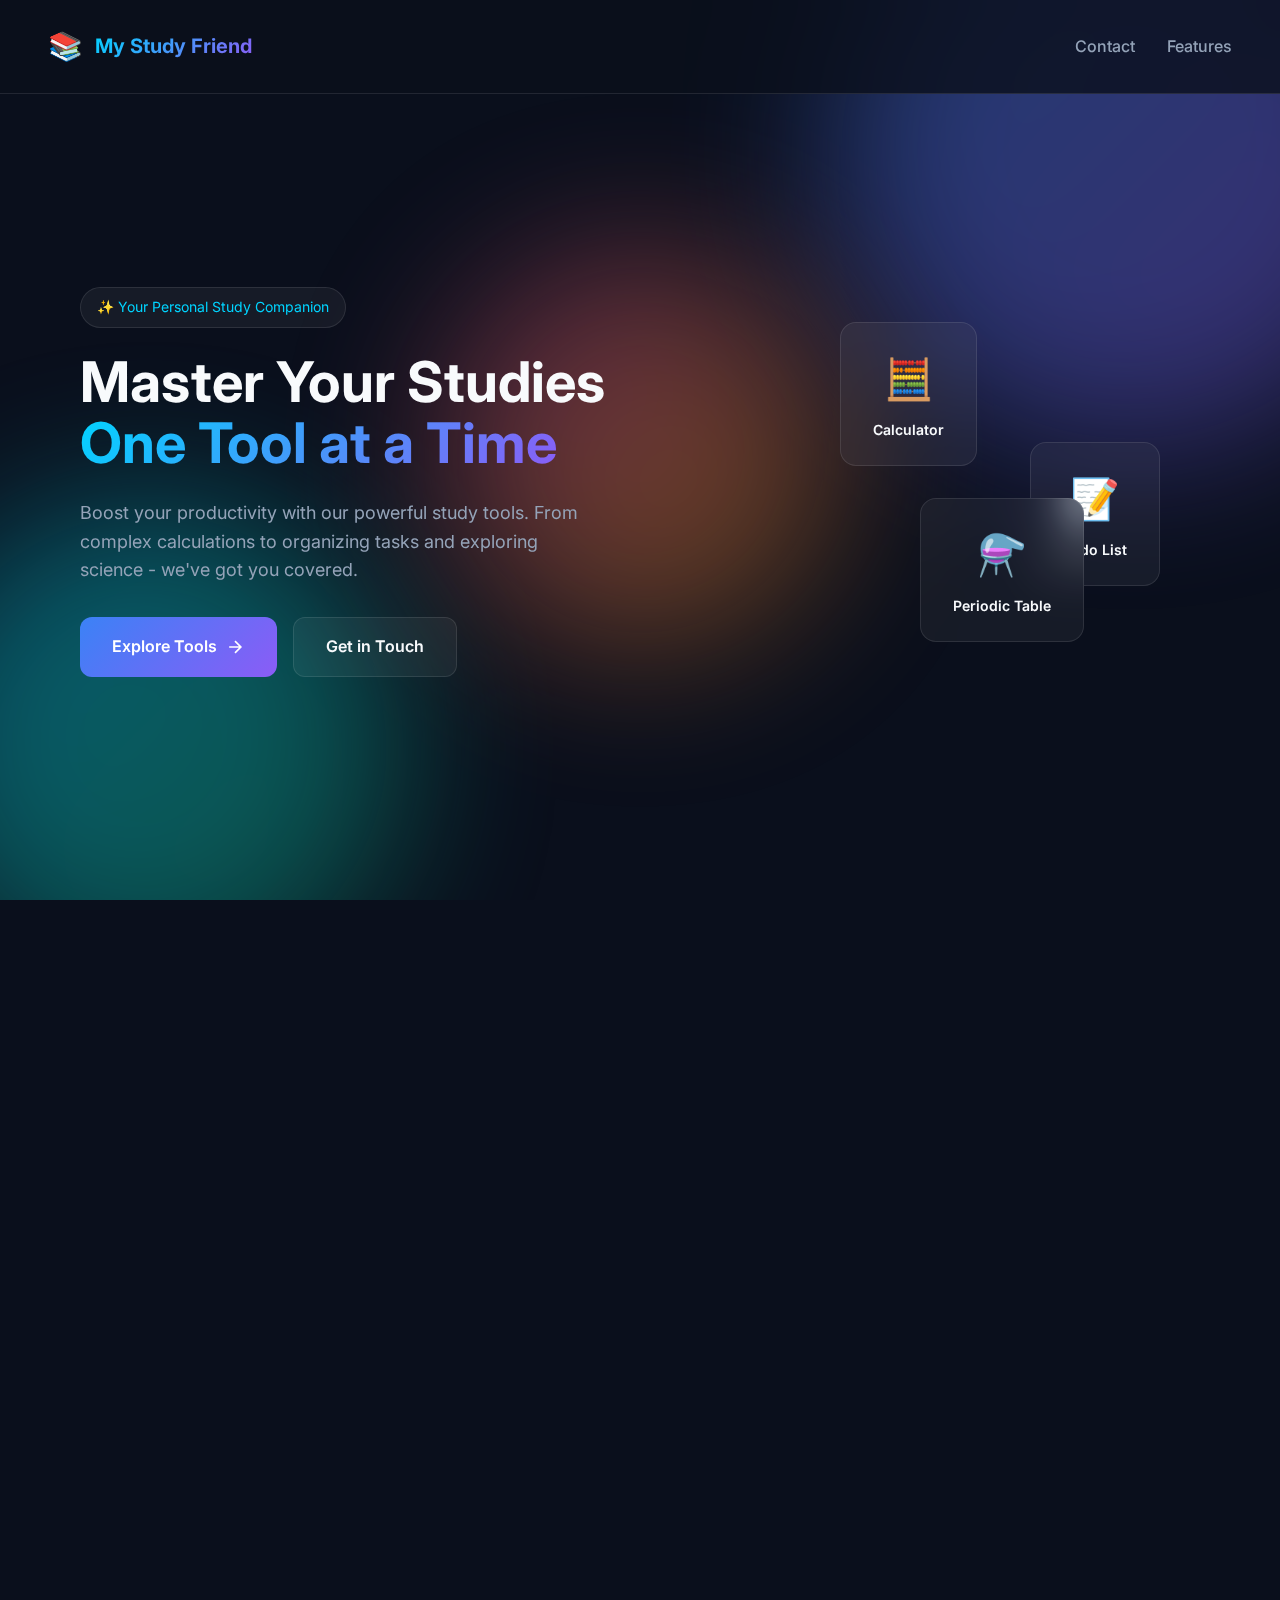
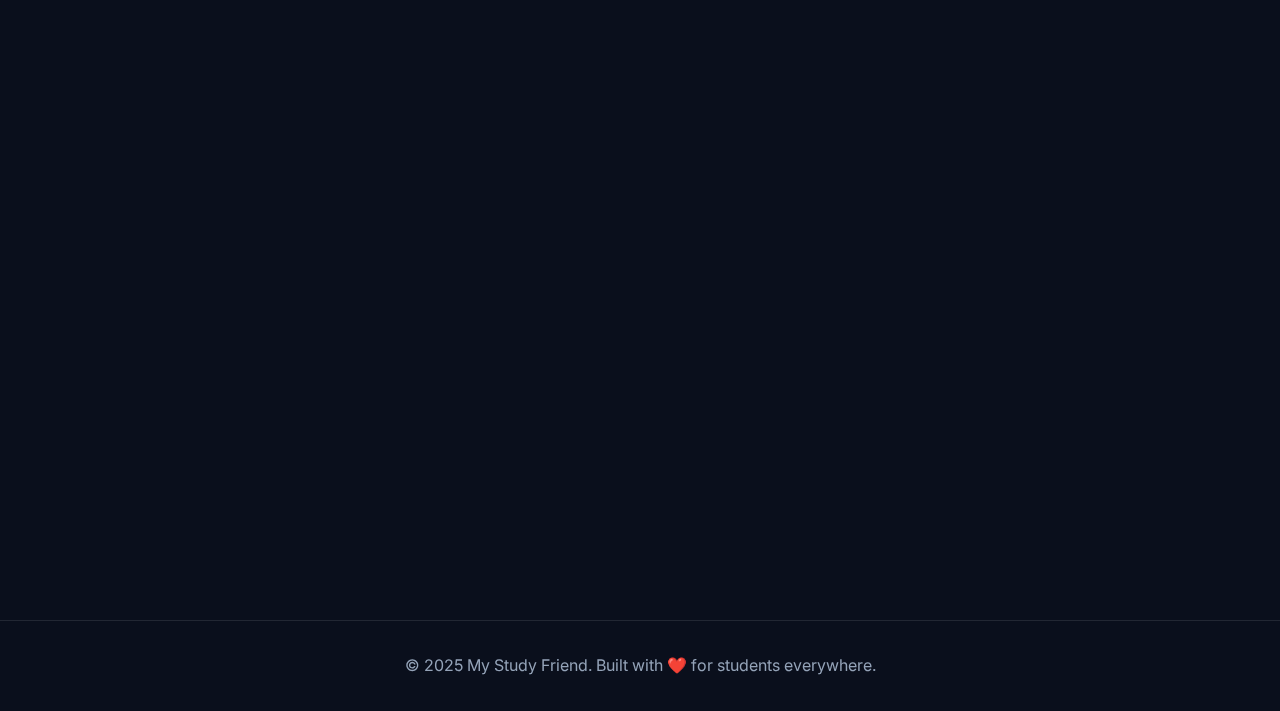
<file: index.html>
<!DOCTYPE html>
<html lang="en">
  <head>
    <meta charset="UTF-8" />
    <meta name="viewport" content="width=device-width, initial-scale=1.0" />
    <meta
      name="description"
      content="My Study Friend - Your personal study companion with Calculator, Todo List, and Periodic Table tools"
    />
    <link rel="stylesheet" href="index.css" />
    <title>My Study Friend | Your Study Companion</title>
    <link rel="icon" type="image/x-icon" href="imgs/webLogo.png" />
  </head>
  <body>
    <!-- Animated Background -->
    <div class="animated-bg">
      <div class="gradient-orb orb-1"></div>
      <div class="gradient-orb orb-2"></div>
      <div class="gradient-orb orb-3"></div>
    </div>

    <!-- Navigation -->
    <nav class="main-nav">
      <a href="index.html" class="nav-logo">
        <span class="logo-icon">📚</span>
        <span class="logo-text">My Study Friend</span>
      </a>
      <div class="nav-links">
        <a href="contact.html" class="nav-link">Contact</a>
        <a href="#features" class="nav-link">Features</a>
      </div>
    </nav>

    <!-- Hero Section -->
    <section class="hero">
      <div class="hero-content">
        <div class="hero-badge">✨ Your Personal Study Companion</div>
        <h1 class="hero-title">
          Master Your Studies<br />
          <span class="gradient-text">One Tool at a Time</span>
        </h1>
        <p class="hero-description">
          Boost your productivity with our powerful study tools. From complex
          calculations to organizing tasks and exploring science - we've got you
          covered.
        </p>
        <div class="hero-buttons">
          <a href="#features" class="btn-primary">
            <span>Explore Tools</span>
            <svg
              width="20"
              height="20"
              viewBox="0 0 24 24"
              fill="none"
              stroke="currentColor"
              stroke-width="2"
            >
              <path d="M5 12h14M12 5l7 7-7 7" />
            </svg>
          </a>
          <a href="contact.html" class="btn-secondary">Get in Touch</a>
        </div>
      </div>
      <div class="hero-visual">
        <div class="floating-card card-1">
          <span class="card-icon">🧮</span>
          <span class="card-label">Calculator</span>
        </div>
        <div class="floating-card card-2">
          <span class="card-icon">📝</span>
          <span class="card-label">Todo List</span>
        </div>
        <div class="floating-card card-3">
          <span class="card-icon">⚗️</span>
          <span class="card-label">Periodic Table</span>
        </div>
      </div>
    </section>

    <!-- Features Section -->
    <section class="features" id="features">
      <div class="section-header">
        <h2 class="section-title">Powerful Study Tools</h2>
        <p class="section-subtitle">
          Everything you need to excel in your studies
        </p>
      </div>

      <div class="features-grid">
        <!-- Calculator Card -->
        <a href="math/math.html" class="feature-card" data-color="blue">
          <div class="card-glow"></div>
          <div class="card-content">
            <div class="card-icon-wrapper">
              <img
                src="imgs/calculator.png"
                alt="Calculator"
                class="card-icon-img"
              />
            </div>
            <h3 class="card-title">Scientific Calculator</h3>
            <p class="card-description">
              Powerful calculator with advanced functions, memory storage, and
              scientific operations.
            </p>
            <div class="card-features">
              <span class="feature-tag">Basic Math</span>
              <span class="feature-tag">Scientific</span>
              <span class="feature-tag">Memory</span>
            </div>
            <div class="card-arrow">
              <svg
                width="24"
                height="24"
                viewBox="0 0 24 24"
                fill="none"
                stroke="currentColor"
                stroke-width="2"
              >
                <path d="M5 12h14M12 5l7 7-7 7" />
              </svg>
            </div>
          </div>
        </a>

        <!-- Todo Card -->
        <a href="todo/todo.html" class="feature-card" data-color="purple">
          <div class="card-glow"></div>
          <div class="card-content">
            <div class="card-icon-wrapper">
              <img src="imgs/todo.png" alt="Todo List" class="card-icon-img" />
            </div>
            <h3 class="card-title">Task Manager</h3>
            <p class="card-description">
              Organize your tasks with priorities, deadlines, and progress
              tracking.
            </p>
            <div class="card-features">
              <span class="feature-tag">Priorities</span>
              <span class="feature-tag">Deadlines</span>
              <span class="feature-tag">Charts</span>
            </div>
            <div class="card-arrow">
              <svg
                width="24"
                height="24"
                viewBox="0 0 24 24"
                fill="none"
                stroke="currentColor"
                stroke-width="2"
              >
                <path d="M5 12h14M12 5l7 7-7 7" />
              </svg>
            </div>
          </div>
        </a>

        <!-- Science Card -->
        <a href="science/science.html" class="feature-card" data-color="green">
          <div class="card-glow"></div>
          <div class="card-content">
            <div class="card-icon-wrapper">
              <img
                src="imgs/science.png"
                alt="Periodic Table"
                class="card-icon-img"
              />
            </div>
            <h3 class="card-title">Periodic Table</h3>
            <p class="card-description">
              Interactive periodic table with all 127 elements and detailed
              properties.
            </p>
            <div class="card-features">
              <span class="feature-tag">127 Elements</span>
              <span class="feature-tag">Properties</span>
              <span class="feature-tag">Groups</span>
            </div>
            <div class="card-arrow">
              <svg
                width="24"
                height="24"
                viewBox="0 0 24 24"
                fill="none"
                stroke="currentColor"
                stroke-width="2"
              >
                <path d="M5 12h14M12 5l7 7-7 7" />
              </svg>
            </div>
          </div>
        </a>

        <!-- Contact Card -->
        <a href="contact.html" class="feature-card" data-color="orange">
          <div class="card-glow"></div>
          <div class="card-content">
            <div class="card-icon-wrapper">
              <img src="imgs/contact.png" alt="Contact" class="card-icon-img" />
            </div>
            <h3 class="card-title">Get in Touch</h3>
            <p class="card-description">
              Have questions or feedback? We'd love to hear from you!
            </p>
            <div class="card-features">
              <span class="feature-tag">Support</span>
              <span class="feature-tag">Feedback</span>
              <span class="feature-tag">FAQ</span>
            </div>
            <div class="card-arrow">
              <svg
                width="24"
                height="24"
                viewBox="0 0 24 24"
                fill="none"
                stroke="currentColor"
                stroke-width="2"
              >
                <path d="M5 12h14M12 5l7 7-7 7" />
              </svg>
            </div>
          </div>
        </a>
      </div>
    </section>

    <!-- Stats Section -->
    <section class="stats">
      <div class="stats-grid">
        <div class="stat-item">
          <div class="stat-number" data-count="127">0</div>
          <div class="stat-label">Elements</div>
        </div>
        <div class="stat-item">
          <div class="stat-number" data-count="50">0</div>
          <div class="stat-label">Calculator Functions</div>
        </div>
        <div class="stat-item">
          <div class="stat-number" data-count="100">0</div>
          <div class="stat-label">% Free</div>
        </div>
      </div>
    </section>

    <!-- Footer -->
    <footer class="footer">
      <div class="footer-content">
        <p>
          &copy; 2025 My Study Friend. Built with ❤️ for students everywhere.
        </p>
      </div>
    </footer>

    <script src="index.js"></script>
  </body>
</html>
</file>
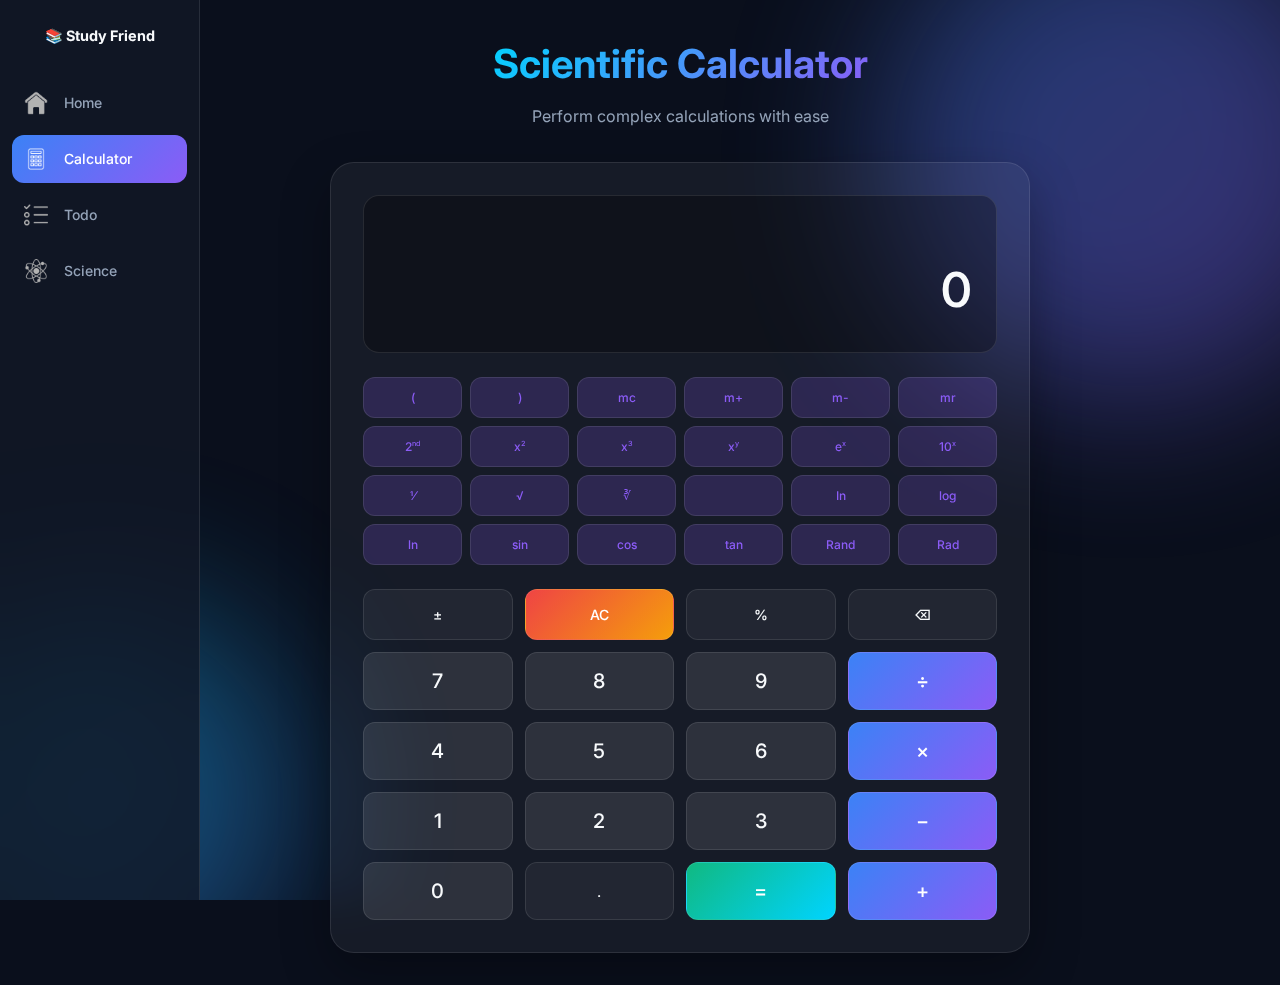
<file: math/math.html>
<!DOCTYPE html>
<html lang="en">
<head>
    <meta charset="UTF-8">
    <meta name="viewport" content="width=device-width, initial-scale=1.0">
    <meta name="description" content="Scientific Calculator - My Study Friend">
    <link rel="stylesheet" href="../index.css">
    <link rel="stylesheet" href="math.css">
    <link rel="icon" type="image/x-icon" href="../imgs/webLogo.png">
    <title>My Study Friend | Calculator</title>
</head>
<body>
    <!-- Animated Background -->
    <div class="animated-bg">
        <div class="gradient-orb orb-1"></div>
        <div class="gradient-orb orb-2"></div>
    </div>

    <!-- Navigation -->
    <nav class="sidebar-nav">
        <a href="../index.html" class="nav-brand">📚 Study Friend</a>
        <div class="nav-items">
            <a href="../index.html" class="nav-item">
                <img src="../imgs/home.png" alt="Home">
                <span>Home</span>
            </a>
            <a href="math.html" class="nav-item active">
                <img src="../imgs/calculator.png" alt="Calculator">
                <span>Calculator</span>
            </a>
            <a href="../todo/todo.html" class="nav-item">
                <img src="../imgs/todo.png" alt="Todo">
                <span>Todo</span>
            </a>
            <a href="../science/science.html" class="nav-item">
                <img src="../imgs/science.png" alt="Science">
                <span>Science</span>
            </a>
        </div>
    </nav>

    <!-- Main Content -->
    <main class="main-content">
        <header class="page-header">
            <h1 class="page-title">Scientific Calculator</h1>
            <p class="page-subtitle">Perform complex calculations with ease</p>
        </header>

        <div class="calculator-container">
            <div class="calculator">
                <div class="display-section">
                    <div class="display" id="operDisplay"></div>
                    <div class="display" id="equalDisplay">0</div>
                </div>
                
                <div class="subBtn keys" id="subBtn">
                    <button class="subBtn key" onclick="appendToDisplay('(')" id="bracket">(</button>
                    <button class="subBtn key" onclick="appendToDisplay(')')" id="bracket">)</button>
                    <button class="subBtn key" onclick="appendToDisplay('mc')" id="mc">mc</button>
                    <button class="subBtn key" onclick="appendToDisplay('m+')" id="m+">m+</button>
                    <button class="subBtn key" onclick="appendToDisplay('m-')" id="m-">m-</button>
                    <button class="subBtn key" onclick="appendToDisplay('mr')" id="mr">mr</button>
                    
                    <button class="subBtn key" onclick="appendToDisplay('2ndOPER')" id="secondSubBTN">2<sup>nd</sup></button>
                    <button class="subBtn key" onclick="appendToDisplay('^2')" id="power2">x<sup>2</sup></button>
                    <button class="subBtn key" onclick="appendToDisplay('^3')" id="power3">x<sup>3</sup></button>
                    <button class="subBtn key" onclick="appendToDisplay('^')" id="power">x<sup>y</sup></button>
                    <button class="subBtn key" onclick="appendToDisplay('e^x')" id="e^x">e<sup>x</sup></button>
                    <button class="subBtn key" onclick="appendToDisplay('10')" id="scintNotation">10<sup>x</sup></button>
                    
                    <button class="subBtn key" onclick="appendToDisplay('⅟')">⅟</button>
                    <button class="subBtn key" onclick="appendToDisplay('√')">√</button>
                    <button class="subBtn key" onclick="appendToDisplay('∛')">∛</button>
                    <button class="subBtn key" onclick="appendToDisplay('y√x')"></button>
                    <button class="subBtn key" onclick="appendToDisplay('In')">In</button>
                    <button class="subBtn key" onclick="appendToDisplay('log10')" id="log">log</button>
                    
                    <button class="subBtn key" onclick="appendToDisplay('ln')" id="ln">ln</button>
                    <button class="subBtn key" onclick="appendToDisplay('sin')" id="sin">sin</button>
                    <button class="subBtn key" onclick="appendToDisplay('cos')" id="cos">cos</button>
                    <button class="subBtn key" onclick="appendToDisplay('tan')" id="tan">tan</button>
                    <button class="subBtn key" onclick="appendToDisplay('Rand')" id="rand">Rand</button>
                    <button class="subBtn key" onclick="appendToDisplay('Rad')" id="rad">Rad</button>
                </div>
                
                <div class="mainBtn" id="mainBtn">
                    <button class="calcBtn" onclick="appendToDisplay('-')" id="powr">±</button>
                    <button class="calcBtn accent" onclick="clearDisplay()" id="ac">AC</button>
                    <button class="calcBtn" onclick="appendToDisplay('%')" id="percent">%</button>
                    <button class="calcBtn" onclick="remove()" id="backspace">⌫</button>
                    
                    <button class="calcBtn number" onclick="appendToDisplay('7')">7</button>
                    <button class="calcBtn number" onclick="appendToDisplay('8')">8</button>
                    <button class="calcBtn number" onclick="appendToDisplay('9')">9</button>
                    <button class="calcBtn operator" onclick="appendToDisplay('÷')">÷</button>
                    
                    <button class="calcBtn number" onclick="appendToDisplay('4')">4</button>
                    <button class="calcBtn number" onclick="appendToDisplay('5')">5</button>
                    <button class="calcBtn number" onclick="appendToDisplay('6')">6</button>
                    <button class="calcBtn operator" onclick="appendToDisplay('×')">×</button>
                    
                    <button class="calcBtn number" onclick="appendToDisplay('1')">1</button>
                    <button class="calcBtn number" onclick="appendToDisplay('2')">2</button>
                    <button class="calcBtn number" onclick="appendToDisplay('3')">3</button>
                    <button class="calcBtn operator" onclick="appendToDisplay('-')">−</button>
                    
                    <button class="calcBtn number" onclick="appendToDisplay('0')">0</button>
                    <button class="calcBtn" onclick="appendToDisplay('.')">.</button>
                    <button class="calcBtn equals" onclick="calculate()">=</button>
                    <button class="calcBtn operator" onclick="appendToDisplay('+')">+</button>
                </div>
            </div>
        </div>
    </main>

    <script src="math.js"></script>
</body>
</html>
</file>
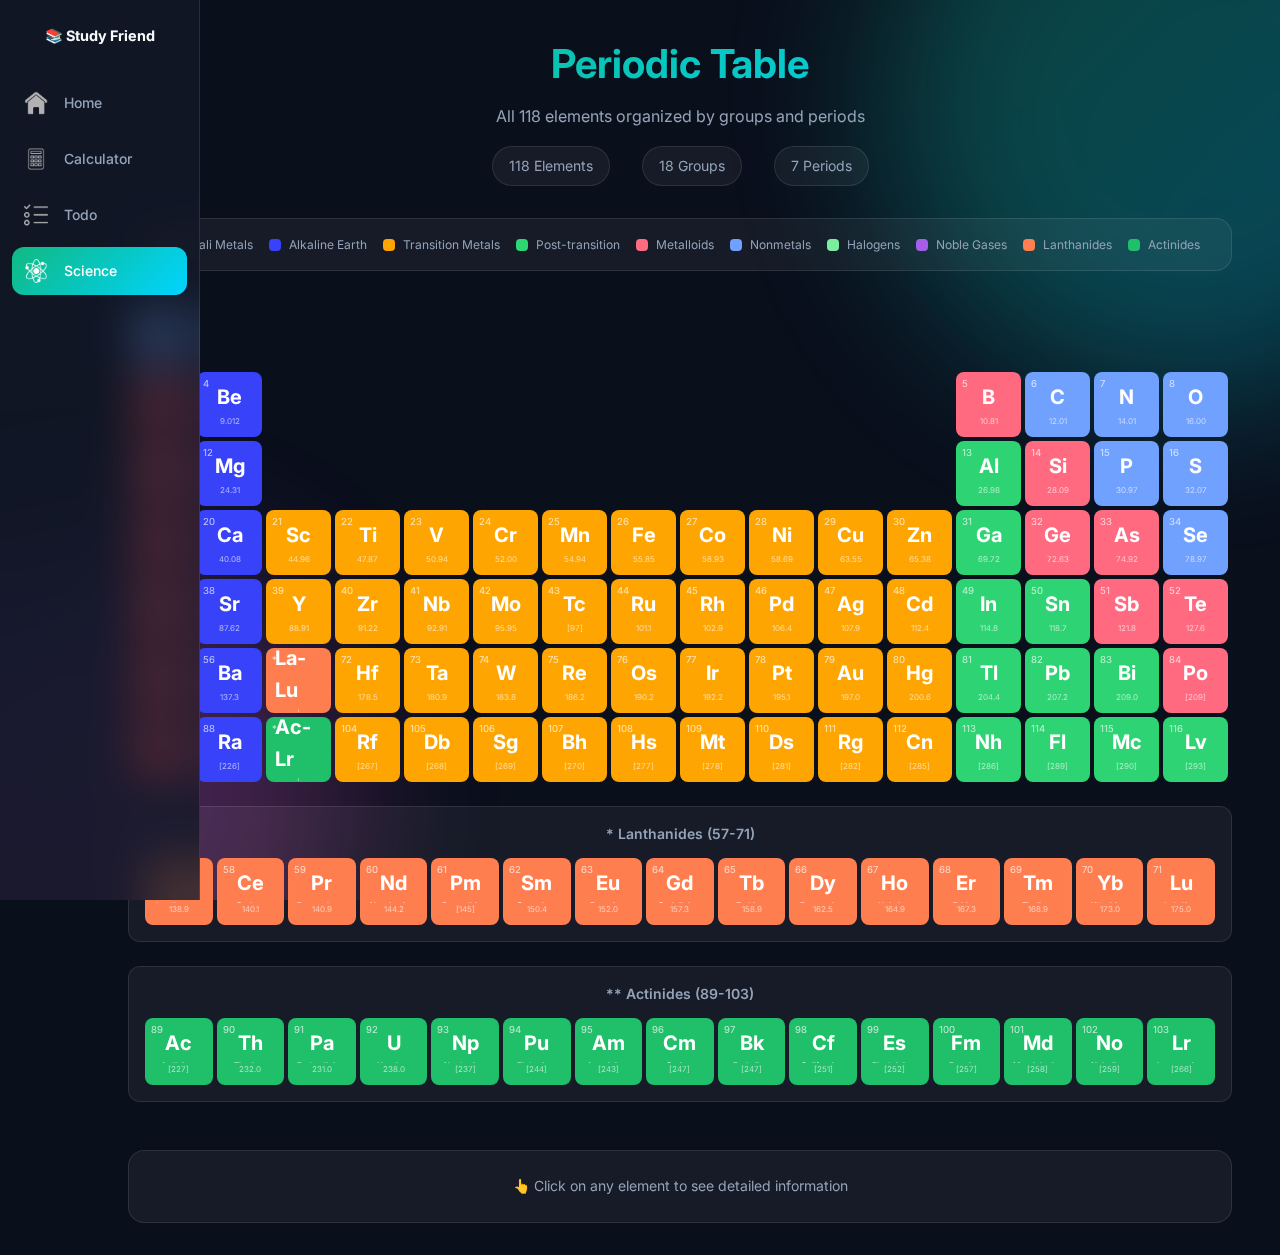
<file: science/science.html>
<!DOCTYPE html>
<html lang="en">
<head>
    <meta charset="UTF-8">
    <meta name="viewport" content="width=device-width, initial-scale=1.0">
    <meta name="description" content="Interactive Periodic Table - My Study Friend">
    <link rel="stylesheet" href="../index.css">
    <link rel="stylesheet" href="science.css">
    <title>My Study Friend | Periodic Table</title>
    <link rel="icon" type="image/x-icon" href="../imgs/webLogo.png">
</head>
<body>
    <!-- Animated Background -->
    <div class="animated-bg">
        <div class="gradient-orb orb-1"></div>
        <div class="gradient-orb orb-2"></div>
    </div>

    <!-- Navigation -->
    <nav class="sidebar-nav">
        <a href="../index.html" class="nav-brand">📚 Study Friend</a>
        <div class="nav-items">
            <a href="../index.html" class="nav-item">
                <img src="../imgs/home.png" alt="Home">
                <span>Home</span>
            </a>
            <a href="../math/math.html" class="nav-item">
                <img src="../imgs/calculator.png" alt="Calculator">
                <span>Calculator</span>
            </a>
            <a href="../todo/todo.html" class="nav-item">
                <img src="../imgs/todo.png" alt="Todo">
                <span>Todo</span>
            </a>
            <a href="science.html" class="nav-item active">
                <img src="../imgs/science.png" alt="Science">
                <span>Science</span>
            </a>
        </div>
    </nav>

    <!-- Main Content -->
    <main class="main-content">
        <header class="page-header">
            <h1 class="page-title">Periodic Table</h1>
            <p class="page-subtitle">All 118 elements organized by groups and periods</p>
            <div class="element-stats">
                <span>118 Elements</span>
                <span>18 Groups</span>
                <span>7 Periods</span>
            </div>
        </header>

        <!-- Legend -->
        <div class="legend">
            <div class="legend-item alkali"><span class="legend-color"></span><span>Alkali Metals</span></div>
            <div class="legend-item alkaline"><span class="legend-color"></span><span>Alkaline Earth</span></div>
            <div class="legend-item transition"><span class="legend-color"></span><span>Transition Metals</span></div>
            <div class="legend-item post-trans"><span class="legend-color"></span><span>Post-transition</span></div>
            <div class="legend-item metalloid"><span class="legend-color"></span><span>Metalloids</span></div>
            <div class="legend-item nonmetal"><span class="legend-color"></span><span>Nonmetals</span></div>
            <div class="legend-item halogen"><span class="legend-color"></span><span>Halogens</span></div>
            <div class="legend-item noble"><span class="legend-color"></span><span>Noble Gases</span></div>
            <div class="legend-item lanthanide"><span class="legend-color"></span><span>Lanthanides</span></div>
            <div class="legend-item actinide"><span class="legend-color"></span><span>Actinides</span></div>
        </div>

        <!-- Periodic Table -->
        <div class="periodic-table-container">
            <div class="periodic-table">
                <!-- Period 1 -->
                <div class="element nonmetal" style="grid-area: 1/1"><span class="atomic-number">1</span><span class="symbol">H</span><span class="name">Hydrogen</span><span class="mass">1.008</span></div>
                <div class="element noble" style="grid-area: 1/18"><span class="atomic-number">2</span><span class="symbol">He</span><span class="name">Helium</span><span class="mass">4.003</span></div>

                <!-- Period 2 -->
                <div class="element alkali" style="grid-area: 2/1"><span class="atomic-number">3</span><span class="symbol">Li</span><span class="name">Lithium</span><span class="mass">6.94</span></div>
                <div class="element alkaline" style="grid-area: 2/2"><span class="atomic-number">4</span><span class="symbol">Be</span><span class="name">Beryllium</span><span class="mass">9.012</span></div>
                <div class="element metalloid" style="grid-area: 2/13"><span class="atomic-number">5</span><span class="symbol">B</span><span class="name">Boron</span><span class="mass">10.81</span></div>
                <div class="element nonmetal" style="grid-area: 2/14"><span class="atomic-number">6</span><span class="symbol">C</span><span class="name">Carbon</span><span class="mass">12.01</span></div>
                <div class="element nonmetal" style="grid-area: 2/15"><span class="atomic-number">7</span><span class="symbol">N</span><span class="name">Nitrogen</span><span class="mass">14.01</span></div>
                <div class="element nonmetal" style="grid-area: 2/16"><span class="atomic-number">8</span><span class="symbol">O</span><span class="name">Oxygen</span><span class="mass">16.00</span></div>
                <div class="element halogen" style="grid-area: 2/17"><span class="atomic-number">9</span><span class="symbol">F</span><span class="name">Fluorine</span><span class="mass">19.00</span></div>
                <div class="element noble" style="grid-area: 2/18"><span class="atomic-number">10</span><span class="symbol">Ne</span><span class="name">Neon</span><span class="mass">20.18</span></div>

                <!-- Period 3 -->
                <div class="element alkali" style="grid-area: 3/1"><span class="atomic-number">11</span><span class="symbol">Na</span><span class="name">Sodium</span><span class="mass">22.99</span></div>
                <div class="element alkaline" style="grid-area: 3/2"><span class="atomic-number">12</span><span class="symbol">Mg</span><span class="name">Magnesium</span><span class="mass">24.31</span></div>
                <div class="element post-trans" style="grid-area: 3/13"><span class="atomic-number">13</span><span class="symbol">Al</span><span class="name">Aluminum</span><span class="mass">26.98</span></div>
                <div class="element metalloid" style="grid-area: 3/14"><span class="atomic-number">14</span><span class="symbol">Si</span><span class="name">Silicon</span><span class="mass">28.09</span></div>
                <div class="element nonmetal" style="grid-area: 3/15"><span class="atomic-number">15</span><span class="symbol">P</span><span class="name">Phosphorus</span><span class="mass">30.97</span></div>
                <div class="element nonmetal" style="grid-area: 3/16"><span class="atomic-number">16</span><span class="symbol">S</span><span class="name">Sulfur</span><span class="mass">32.07</span></div>
                <div class="element halogen" style="grid-area: 3/17"><span class="atomic-number">17</span><span class="symbol">Cl</span><span class="name">Chlorine</span><span class="mass">35.45</span></div>
                <div class="element noble" style="grid-area: 3/18"><span class="atomic-number">18</span><span class="symbol">Ar</span><span class="name">Argon</span><span class="mass">39.95</span></div>

                <!-- Period 4 -->
                <div class="element alkali" style="grid-area: 4/1"><span class="atomic-number">19</span><span class="symbol">K</span><span class="name">Potassium</span><span class="mass">39.10</span></div>
                <div class="element alkaline" style="grid-area: 4/2"><span class="atomic-number">20</span><span class="symbol">Ca</span><span class="name">Calcium</span><span class="mass">40.08</span></div>
                <div class="element transition" style="grid-area: 4/3"><span class="atomic-number">21</span><span class="symbol">Sc</span><span class="name">Scandium</span><span class="mass">44.96</span></div>
                <div class="element transition" style="grid-area: 4/4"><span class="atomic-number">22</span><span class="symbol">Ti</span><span class="name">Titanium</span><span class="mass">47.87</span></div>
                <div class="element transition" style="grid-area: 4/5"><span class="atomic-number">23</span><span class="symbol">V</span><span class="name">Vanadium</span><span class="mass">50.94</span></div>
                <div class="element transition" style="grid-area: 4/6"><span class="atomic-number">24</span><span class="symbol">Cr</span><span class="name">Chromium</span><span class="mass">52.00</span></div>
                <div class="element transition" style="grid-area: 4/7"><span class="atomic-number">25</span><span class="symbol">Mn</span><span class="name">Manganese</span><span class="mass">54.94</span></div>
                <div class="element transition" style="grid-area: 4/8"><span class="atomic-number">26</span><span class="symbol">Fe</span><span class="name">Iron</span><span class="mass">55.85</span></div>
                <div class="element transition" style="grid-area: 4/9"><span class="atomic-number">27</span><span class="symbol">Co</span><span class="name">Cobalt</span><span class="mass">58.93</span></div>
                <div class="element transition" style="grid-area: 4/10"><span class="atomic-number">28</span><span class="symbol">Ni</span><span class="name">Nickel</span><span class="mass">58.69</span></div>
                <div class="element transition" style="grid-area: 4/11"><span class="atomic-number">29</span><span class="symbol">Cu</span><span class="name">Copper</span><span class="mass">63.55</span></div>
                <div class="element transition" style="grid-area: 4/12"><span class="atomic-number">30</span><span class="symbol">Zn</span><span class="name">Zinc</span><span class="mass">65.38</span></div>
                <div class="element post-trans" style="grid-area: 4/13"><span class="atomic-number">31</span><span class="symbol">Ga</span><span class="name">Gallium</span><span class="mass">69.72</span></div>
                <div class="element metalloid" style="grid-area: 4/14"><span class="atomic-number">32</span><span class="symbol">Ge</span><span class="name">Germanium</span><span class="mass">72.63</span></div>
                <div class="element metalloid" style="grid-area: 4/15"><span class="atomic-number">33</span><span class="symbol">As</span><span class="name">Arsenic</span><span class="mass">74.92</span></div>
                <div class="element nonmetal" style="grid-area: 4/16"><span class="atomic-number">34</span><span class="symbol">Se</span><span class="name">Selenium</span><span class="mass">78.97</span></div>
                <div class="element halogen" style="grid-area: 4/17"><span class="atomic-number">35</span><span class="symbol">Br</span><span class="name">Bromine</span><span class="mass">79.90</span></div>
                <div class="element noble" style="grid-area: 4/18"><span class="atomic-number">36</span><span class="symbol">Kr</span><span class="name">Krypton</span><span class="mass">83.80</span></div>

                <!-- Period 5 -->
                <div class="element alkali" style="grid-area: 5/1"><span class="atomic-number">37</span><span class="symbol">Rb</span><span class="name">Rubidium</span><span class="mass">85.47</span></div>
                <div class="element alkaline" style="grid-area: 5/2"><span class="atomic-number">38</span><span class="symbol">Sr</span><span class="name">Strontium</span><span class="mass">87.62</span></div>
                <div class="element transition" style="grid-area: 5/3"><span class="atomic-number">39</span><span class="symbol">Y</span><span class="name">Yttrium</span><span class="mass">88.91</span></div>
                <div class="element transition" style="grid-area: 5/4"><span class="atomic-number">40</span><span class="symbol">Zr</span><span class="name">Zirconium</span><span class="mass">91.22</span></div>
                <div class="element transition" style="grid-area: 5/5"><span class="atomic-number">41</span><span class="symbol">Nb</span><span class="name">Niobium</span><span class="mass">92.91</span></div>
                <div class="element transition" style="grid-area: 5/6"><span class="atomic-number">42</span><span class="symbol">Mo</span><span class="name">Molybdenum</span><span class="mass">95.95</span></div>
                <div class="element transition" style="grid-area: 5/7"><span class="atomic-number">43</span><span class="symbol">Tc</span><span class="name">Technetium</span><span class="mass">[97]</span></div>
                <div class="element transition" style="grid-area: 5/8"><span class="atomic-number">44</span><span class="symbol">Ru</span><span class="name">Ruthenium</span><span class="mass">101.1</span></div>
                <div class="element transition" style="grid-area: 5/9"><span class="atomic-number">45</span><span class="symbol">Rh</span><span class="name">Rhodium</span><span class="mass">102.9</span></div>
                <div class="element transition" style="grid-area: 5/10"><span class="atomic-number">46</span><span class="symbol">Pd</span><span class="name">Palladium</span><span class="mass">106.4</span></div>
                <div class="element transition" style="grid-area: 5/11"><span class="atomic-number">47</span><span class="symbol">Ag</span><span class="name">Silver</span><span class="mass">107.9</span></div>
                <div class="element transition" style="grid-area: 5/12"><span class="atomic-number">48</span><span class="symbol">Cd</span><span class="name">Cadmium</span><span class="mass">112.4</span></div>
                <div class="element post-trans" style="grid-area: 5/13"><span class="atomic-number">49</span><span class="symbol">In</span><span class="name">Indium</span><span class="mass">114.8</span></div>
                <div class="element post-trans" style="grid-area: 5/14"><span class="atomic-number">50</span><span class="symbol">Sn</span><span class="name">Tin</span><span class="mass">118.7</span></div>
                <div class="element metalloid" style="grid-area: 5/15"><span class="atomic-number">51</span><span class="symbol">Sb</span><span class="name">Antimony</span><span class="mass">121.8</span></div>
                <div class="element metalloid" style="grid-area: 5/16"><span class="atomic-number">52</span><span class="symbol">Te</span><span class="name">Tellurium</span><span class="mass">127.6</span></div>
                <div class="element halogen" style="grid-area: 5/17"><span class="atomic-number">53</span><span class="symbol">I</span><span class="name">Iodine</span><span class="mass">126.9</span></div>
                <div class="element noble" style="grid-area: 5/18"><span class="atomic-number">54</span><span class="symbol">Xe</span><span class="name">Xenon</span><span class="mass">131.3</span></div>

                <!-- Period 6 -->
                <div class="element alkali" style="grid-area: 6/1"><span class="atomic-number">55</span><span class="symbol">Cs</span><span class="name">Cesium</span><span class="mass">132.9</span></div>
                <div class="element alkaline" style="grid-area: 6/2"><span class="atomic-number">56</span><span class="symbol">Ba</span><span class="name">Barium</span><span class="mass">137.3</span></div>
                <div class="element lanthanide" style="grid-area: 6/3"><span class="atomic-number">*</span><span class="symbol">La-Lu</span><span class="name">Lanthanides</span><span class="mass">↓</span></div>
                <div class="element transition" style="grid-area: 6/4"><span class="atomic-number">72</span><span class="symbol">Hf</span><span class="name">Hafnium</span><span class="mass">178.5</span></div>
                <div class="element transition" style="grid-area: 6/5"><span class="atomic-number">73</span><span class="symbol">Ta</span><span class="name">Tantalum</span><span class="mass">180.9</span></div>
                <div class="element transition" style="grid-area: 6/6"><span class="atomic-number">74</span><span class="symbol">W</span><span class="name">Tungsten</span><span class="mass">183.8</span></div>
                <div class="element transition" style="grid-area: 6/7"><span class="atomic-number">75</span><span class="symbol">Re</span><span class="name">Rhenium</span><span class="mass">186.2</span></div>
                <div class="element transition" style="grid-area: 6/8"><span class="atomic-number">76</span><span class="symbol">Os</span><span class="name">Osmium</span><span class="mass">190.2</span></div>
                <div class="element transition" style="grid-area: 6/9"><span class="atomic-number">77</span><span class="symbol">Ir</span><span class="name">Iridium</span><span class="mass">192.2</span></div>
                <div class="element transition" style="grid-area: 6/10"><span class="atomic-number">78</span><span class="symbol">Pt</span><span class="name">Platinum</span><span class="mass">195.1</span></div>
                <div class="element transition" style="grid-area: 6/11"><span class="atomic-number">79</span><span class="symbol">Au</span><span class="name">Gold</span><span class="mass">197.0</span></div>
                <div class="element transition" style="grid-area: 6/12"><span class="atomic-number">80</span><span class="symbol">Hg</span><span class="name">Mercury</span><span class="mass">200.6</span></div>
                <div class="element post-trans" style="grid-area: 6/13"><span class="atomic-number">81</span><span class="symbol">Tl</span><span class="name">Thallium</span><span class="mass">204.4</span></div>
                <div class="element post-trans" style="grid-area: 6/14"><span class="atomic-number">82</span><span class="symbol">Pb</span><span class="name">Lead</span><span class="mass">207.2</span></div>
                <div class="element post-trans" style="grid-area: 6/15"><span class="atomic-number">83</span><span class="symbol">Bi</span><span class="name">Bismuth</span><span class="mass">209.0</span></div>
                <div class="element metalloid" style="grid-area: 6/16"><span class="atomic-number">84</span><span class="symbol">Po</span><span class="name">Polonium</span><span class="mass">[209]</span></div>
                <div class="element halogen" style="grid-area: 6/17"><span class="atomic-number">85</span><span class="symbol">At</span><span class="name">Astatine</span><span class="mass">[210]</span></div>
                <div class="element noble" style="grid-area: 6/18"><span class="atomic-number">86</span><span class="symbol">Rn</span><span class="name">Radon</span><span class="mass">[222]</span></div>

                <!-- Period 7 -->
                <div class="element alkali" style="grid-area: 7/1"><span class="atomic-number">87</span><span class="symbol">Fr</span><span class="name">Francium</span><span class="mass">[223]</span></div>
                <div class="element alkaline" style="grid-area: 7/2"><span class="atomic-number">88</span><span class="symbol">Ra</span><span class="name">Radium</span><span class="mass">[226]</span></div>
                <div class="element actinide" style="grid-area: 7/3"><span class="atomic-number">**</span><span class="symbol">Ac-Lr</span><span class="name">Actinides</span><span class="mass">↓</span></div>
                <div class="element transition" style="grid-area: 7/4"><span class="atomic-number">104</span><span class="symbol">Rf</span><span class="name">Rutherfordium</span><span class="mass">[267]</span></div>
                <div class="element transition" style="grid-area: 7/5"><span class="atomic-number">105</span><span class="symbol">Db</span><span class="name">Dubnium</span><span class="mass">[268]</span></div>
                <div class="element transition" style="grid-area: 7/6"><span class="atomic-number">106</span><span class="symbol">Sg</span><span class="name">Seaborgium</span><span class="mass">[269]</span></div>
                <div class="element transition" style="grid-area: 7/7"><span class="atomic-number">107</span><span class="symbol">Bh</span><span class="name">Bohrium</span><span class="mass">[270]</span></div>
                <div class="element transition" style="grid-area: 7/8"><span class="atomic-number">108</span><span class="symbol">Hs</span><span class="name">Hassium</span><span class="mass">[277]</span></div>
                <div class="element transition" style="grid-area: 7/9"><span class="atomic-number">109</span><span class="symbol">Mt</span><span class="name">Meitnerium</span><span class="mass">[278]</span></div>
                <div class="element transition" style="grid-area: 7/10"><span class="atomic-number">110</span><span class="symbol">Ds</span><span class="name">Darmstadtium</span><span class="mass">[281]</span></div>
                <div class="element transition" style="grid-area: 7/11"><span class="atomic-number">111</span><span class="symbol">Rg</span><span class="name">Roentgenium</span><span class="mass">[282]</span></div>
                <div class="element transition" style="grid-area: 7/12"><span class="atomic-number">112</span><span class="symbol">Cn</span><span class="name">Copernicium</span><span class="mass">[285]</span></div>
                <div class="element post-trans" style="grid-area: 7/13"><span class="atomic-number">113</span><span class="symbol">Nh</span><span class="name">Nihonium</span><span class="mass">[286]</span></div>
                <div class="element post-trans" style="grid-area: 7/14"><span class="atomic-number">114</span><span class="symbol">Fl</span><span class="name">Flerovium</span><span class="mass">[289]</span></div>
                <div class="element post-trans" style="grid-area: 7/15"><span class="atomic-number">115</span><span class="symbol">Mc</span><span class="name">Moscovium</span><span class="mass">[290]</span></div>
                <div class="element post-trans" style="grid-area: 7/16"><span class="atomic-number">116</span><span class="symbol">Lv</span><span class="name">Livermorium</span><span class="mass">[293]</span></div>
                <div class="element halogen" style="grid-area: 7/17"><span class="atomic-number">117</span><span class="symbol">Ts</span><span class="name">Tennessine</span><span class="mass">[294]</span></div>
                <div class="element noble" style="grid-area: 7/18"><span class="atomic-number">118</span><span class="symbol">Og</span><span class="name">Oganesson</span><span class="mass">[294]</span></div>
            </div>

            <!-- Lanthanides -->
            <div class="f-block-section">
                <h3 class="f-block-title">* Lanthanides (57-71)</h3>
                <div class="f-block-row">
                    <div class="element lanthanide"><span class="atomic-number">57</span><span class="symbol">La</span><span class="name">Lanthanum</span><span class="mass">138.9</span></div>
                    <div class="element lanthanide"><span class="atomic-number">58</span><span class="symbol">Ce</span><span class="name">Cerium</span><span class="mass">140.1</span></div>
                    <div class="element lanthanide"><span class="atomic-number">59</span><span class="symbol">Pr</span><span class="name">Praseodymium</span><span class="mass">140.9</span></div>
                    <div class="element lanthanide"><span class="atomic-number">60</span><span class="symbol">Nd</span><span class="name">Neodymium</span><span class="mass">144.2</span></div>
                    <div class="element lanthanide"><span class="atomic-number">61</span><span class="symbol">Pm</span><span class="name">Promethium</span><span class="mass">[145]</span></div>
                    <div class="element lanthanide"><span class="atomic-number">62</span><span class="symbol">Sm</span><span class="name">Samarium</span><span class="mass">150.4</span></div>
                    <div class="element lanthanide"><span class="atomic-number">63</span><span class="symbol">Eu</span><span class="name">Europium</span><span class="mass">152.0</span></div>
                    <div class="element lanthanide"><span class="atomic-number">64</span><span class="symbol">Gd</span><span class="name">Gadolinium</span><span class="mass">157.3</span></div>
                    <div class="element lanthanide"><span class="atomic-number">65</span><span class="symbol">Tb</span><span class="name">Terbium</span><span class="mass">158.9</span></div>
                    <div class="element lanthanide"><span class="atomic-number">66</span><span class="symbol">Dy</span><span class="name">Dysprosium</span><span class="mass">162.5</span></div>
                    <div class="element lanthanide"><span class="atomic-number">67</span><span class="symbol">Ho</span><span class="name">Holmium</span><span class="mass">164.9</span></div>
                    <div class="element lanthanide"><span class="atomic-number">68</span><span class="symbol">Er</span><span class="name">Erbium</span><span class="mass">167.3</span></div>
                    <div class="element lanthanide"><span class="atomic-number">69</span><span class="symbol">Tm</span><span class="name">Thulium</span><span class="mass">168.9</span></div>
                    <div class="element lanthanide"><span class="atomic-number">70</span><span class="symbol">Yb</span><span class="name">Ytterbium</span><span class="mass">173.0</span></div>
                    <div class="element lanthanide"><span class="atomic-number">71</span><span class="symbol">Lu</span><span class="name">Lutetium</span><span class="mass">175.0</span></div>
                </div>
            </div>

            <!-- Actinides -->
            <div class="f-block-section">
                <h3 class="f-block-title">** Actinides (89-103)</h3>
                <div class="f-block-row">
                    <div class="element actinide"><span class="atomic-number">89</span><span class="symbol">Ac</span><span class="name">Actinium</span><span class="mass">[227]</span></div>
                    <div class="element actinide"><span class="atomic-number">90</span><span class="symbol">Th</span><span class="name">Thorium</span><span class="mass">232.0</span></div>
                    <div class="element actinide"><span class="atomic-number">91</span><span class="symbol">Pa</span><span class="name">Protactinium</span><span class="mass">231.0</span></div>
                    <div class="element actinide"><span class="atomic-number">92</span><span class="symbol">U</span><span class="name">Uranium</span><span class="mass">238.0</span></div>
                    <div class="element actinide"><span class="atomic-number">93</span><span class="symbol">Np</span><span class="name">Neptunium</span><span class="mass">[237]</span></div>
                    <div class="element actinide"><span class="atomic-number">94</span><span class="symbol">Pu</span><span class="name">Plutonium</span><span class="mass">[244]</span></div>
                    <div class="element actinide"><span class="atomic-number">95</span><span class="symbol">Am</span><span class="name">Americium</span><span class="mass">[243]</span></div>
                    <div class="element actinide"><span class="atomic-number">96</span><span class="symbol">Cm</span><span class="name">Curium</span><span class="mass">[247]</span></div>
                    <div class="element actinide"><span class="atomic-number">97</span><span class="symbol">Bk</span><span class="name">Berkelium</span><span class="mass">[247]</span></div>
                    <div class="element actinide"><span class="atomic-number">98</span><span class="symbol">Cf</span><span class="name">Californium</span><span class="mass">[251]</span></div>
                    <div class="element actinide"><span class="atomic-number">99</span><span class="symbol">Es</span><span class="name">Einsteinium</span><span class="mass">[252]</span></div>
                    <div class="element actinide"><span class="atomic-number">100</span><span class="symbol">Fm</span><span class="name">Fermium</span><span class="mass">[257]</span></div>
                    <div class="element actinide"><span class="atomic-number">101</span><span class="symbol">Md</span><span class="name">Mendelevium</span><span class="mass">[258]</span></div>
                    <div class="element actinide"><span class="atomic-number">102</span><span class="symbol">No</span><span class="name">Nobelium</span><span class="mass">[259]</span></div>
                    <div class="element actinide"><span class="atomic-number">103</span><span class="symbol">Lr</span><span class="name">Lawrencium</span><span class="mass">[266]</span></div>
                </div>
            </div>
        </div>

        <!-- Element Info Panel -->
        <div class="element-info" id="element-info">
            <p class="info-hint">👆 Click on any element to see detailed information</p>
        </div>
    </main>

    <script src="science.js"></script>
</body>
</html>
</file>
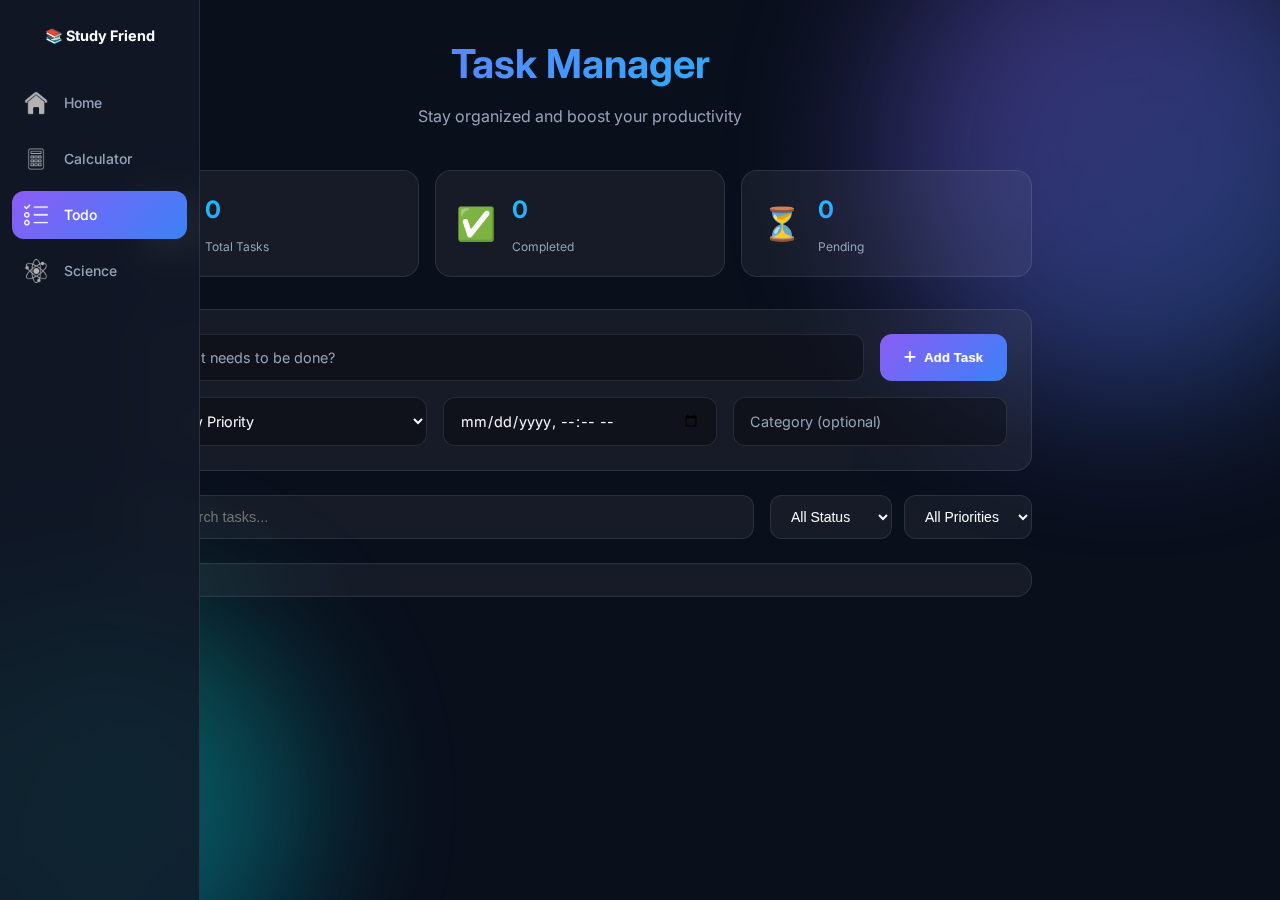
<file: todo/todo.html>
<!DOCTYPE html>
<html lang="en">
<head>
    <meta charset="UTF-8">
    <meta name="viewport" content="width=device-width, initial-scale=1.0">
    <meta name="description" content="Task Manager - My Study Friend">
    <title>My Study Friend | Todo List</title>
    <link rel="stylesheet" href="../index.css">
    <link rel="stylesheet" href="todo.css">
    <link rel="stylesheet" href="https://cdnjs.cloudflare.com/ajax/libs/font-awesome/6.0.0/css/all.min.css">
    <link rel="shortcut icon" href="../imgs/webLogo.png" type="image/x-icon">
</head>
<body>
    <!-- Animated Background -->
    <div class="animated-bg">
        <div class="gradient-orb orb-1"></div>
        <div class="gradient-orb orb-2"></div>
    </div>

    <!-- Navigation -->
    <nav class="sidebar-nav">
        <a href="../index.html" class="nav-brand">📚 Study Friend</a>
        <div class="nav-items">
            <a href="../index.html" class="nav-item">
                <img src="../imgs/home.png" alt="Home">
                <span>Home</span>
            </a>
            <a href="../math/math.html" class="nav-item">
                <img src="../imgs/calculator.png" alt="Calculator">
                <span>Calculator</span>
            </a>
            <a href="todo.html" class="nav-item active">
                <img src="../imgs/todo.png" alt="Todo">
                <span>Todo</span>
            </a>
            <a href="../science/science.html" class="nav-item">
                <img src="../imgs/science.png" alt="Science">
                <span>Science</span>
            </a>
        </div>
    </nav>

    <!-- Main Content -->
    <main class="main-content">
        <header class="page-header">
            <h1 class="page-title">Task Manager</h1>
            <p class="page-subtitle">Stay organized and boost your productivity</p>
            <div class="date-time">
                <span id="current-date"></span>
                <span id="current-time"></span>
            </div>
        </header>

        <!-- Stats Cards -->
        <div class="stats-grid">
            <div class="stat-card">
                <div class="stat-icon">📋</div>
                <div class="stat-info">
                    <span class="stat-number" id="total-tasks">0</span>
                    <span class="stat-label">Total Tasks</span>
                </div>
            </div>
            <div class="stat-card">
                <div class="stat-icon">✅</div>
                <div class="stat-info">
                    <span class="stat-number" id="completed-tasks">0</span>
                    <span class="stat-label">Completed</span>
                </div>
            </div>
            <div class="stat-card">
                <div class="stat-icon">⏳</div>
                <div class="stat-info">
                    <span class="stat-number" id="pending-tasks">0</span>
                    <span class="stat-label">Pending</span>
                </div>
            </div>
        </div>

        <!-- Add Task Form -->
        <div class="add-task-section">
            <form id="todo-form" class="add-task-form">
                <div class="form-row">
                    <input type="text" id="todo-input" placeholder="What needs to be done?" required>
                    <button type="submit" class="btn-add">
                        <i class="fas fa-plus"></i>
                        <span>Add Task</span>
                    </button>
                </div>
                <div class="form-row secondary">
                    <select id="priority-select">
                        <option value="low">Low Priority</option>
                        <option value="medium">Medium Priority</option>
                        <option value="high">High Priority</option>
                    </select>
                    <input type="datetime-local" id="deadline-input" placeholder="Deadline">
                    <input type="text" id="category-input" placeholder="Category (optional)">
                </div>
            </form>
        </div>

        <!-- Filters -->
        <div class="filters-section">
            <div class="search-box">
                <i class="fas fa-search"></i>
                <input type="text" id="search-input" placeholder="Search tasks...">
            </div>
            <div class="filter-buttons">
                <select id="filter-status">
                    <option value="all">All Status</option>
                    <option value="pending">Pending</option>
                    <option value="completed">Completed</option>
                    <option value="overdue">Overdue</option>
                </select>
                <select id="filter-priority">
                    <option value="all">All Priorities</option>
                    <option value="low">Low</option>
                    <option value="medium">Medium</option>
                    <option value="high">High</option>
                </select>
            </div>
        </div>

        <!-- Todo List -->
        <div class="todo-list-container">
            <ul id="todo-list" class="todo-list"></ul>
        </div>
    </main>

    <!-- Edit Modal -->
    <div id="edit-modal" class="modal">
        <div class="modal-content">
            <h2>Edit Task</h2>
            <form id="edit-form">
                <input type="text" id="edit-task-input" placeholder="Task name" required>
                <input type="datetime-local" id="edit-deadline-input">
                <div class="modal-buttons">
                    <button type="button" id="cancel-edit" class="btn-cancel">Cancel</button>
                    <button type="submit" class="btn-save">Save Changes</button>
                </div>
            </form>
        </div>
    </div>

    <script src="todo.js"></script>
</body>
</html>
</file>
<file: index.css>
/* 
 * My Study Friend - Complete Homepage Styles
 * Combined global styles + homepage styles
 */

@import url("https://fonts.googleapis.com/css2?family=Inter:wght@300;400;500;600;700&display=swap");

/* Color Variables */
:root {
  /* Primary Colors */
  --bg-primary: #0a0f1c;
  --bg-secondary: #111827;
  
  /* Accent Colors */
  --accent-blue: #3b82f6;
  --accent-cyan: #00d4ff;
  --accent-purple: #8b5cf6;
  --accent-pink: #ec4899;
  --accent-green: #10b981;
  --accent-orange: #f59e0b;

  /* Text Colors */
  --text-primary: #f8fafc;
  --text-secondary: #94a3b8;

  /* Glass Effect */
  --glass-bg: rgba(255, 255, 255, 0.05);
  --glass-border: rgba(255, 255, 255, 0.1);
}

/* Reset & Base */
* {
  margin: 0;
  padding: 0;
  box-sizing: border-box;
}

body {
  font-family: "Inter", -apple-system, BlinkMacSystemFont, sans-serif;
  background: var(--bg-primary);
  color: var(--text-primary);
  line-height: 1.6;
  min-height: 100vh;
  overflow-x: hidden;
}

/* Animated Background */
.animated-bg {
  position: fixed;
  top: 0;
  left: 0;
  width: 100%;
  height: 100%;
  z-index: -1;
  overflow: hidden;
}

.gradient-orb {
  position: absolute;
  border-radius: 50%;
  filter: blur(80px);
  opacity: 0.4;
  animation: float 8s ease-in-out infinite;
}

.orb-1 {
  width: 600px;
  height: 600px;
  background: linear-gradient(135deg, var(--accent-blue), var(--accent-purple));
  top: -150px;
  right: -150px;
  animation-delay: 0s;
}

.orb-2 {
  width: 500px;
  height: 500px;
  background: linear-gradient(135deg, var(--accent-cyan), var(--accent-green));
  bottom: -100px;
  left: -100px;
  animation-delay: 2s;
}

.orb-3 {
  width: 400px;
  height: 400px;
  background: linear-gradient(135deg, var(--accent-pink), var(--accent-orange));
  top: 50%;
  left: 50%;
  transform: translate(-50%, -50%);
  animation-delay: 4s;
}

@keyframes float {
  0%, 100% { transform: translateY(0) rotate(0deg); }
  50% { transform: translateY(-30px) rotate(5deg); }
}

/* Navigation */
.main-nav {
  position: fixed;
  top: 0;
  left: 0;
  right: 0;
  padding: 1.5rem 3rem;
  display: flex;
  justify-content: space-between;
  align-items: center;
  background: rgba(10, 15, 28, 0.8);
  backdrop-filter: blur(20px);
  -webkit-backdrop-filter: blur(20px);
  z-index: 100;
  border-bottom: 1px solid var(--glass-border);
}

.nav-logo {
  display: flex;
  align-items: center;
  gap: 0.75rem;
  text-decoration: none;
  color: var(--text-primary);
}

.logo-icon {
  font-size: 1.75rem;
}

.logo-text {
  font-size: 1.25rem;
  font-weight: 700;
  background: linear-gradient(135deg, var(--accent-cyan), var(--accent-purple));
  -webkit-background-clip: text;
  -webkit-text-fill-color: transparent;
  background-clip: text;
}

.nav-links {
  display: flex;
  gap: 2rem;
}

.nav-link {
  color: var(--text-secondary);
  text-decoration: none;
  font-weight: 500;
  transition: color 0.2s ease;
}

.nav-link:hover {
  color: var(--text-primary);
}

/* Hero Section */
.hero {
  min-height: 100vh;
  display: flex;
  align-items: center;
  justify-content: space-between;
  padding: 8rem 5rem 4rem;
  gap: 4rem;
}

.hero-content {
  flex: 1;
  max-width: 600px;
}

.hero-badge {
  display: inline-block;
  padding: 0.5rem 1rem;
  background: var(--glass-bg);
  border: 1px solid var(--glass-border);
  border-radius: 50px;
  font-size: 0.875rem;
  color: var(--accent-cyan);
  margin-bottom: 1.5rem;
}

.hero-title {
  font-size: 3.5rem;
  font-weight: 700;
  line-height: 1.1;
  margin-bottom: 1.5rem;
}

.gradient-text {
  background: linear-gradient(135deg, var(--accent-cyan), var(--accent-purple));
  -webkit-background-clip: text;
  -webkit-text-fill-color: transparent;
  background-clip: text;
}

.hero-description {
  font-size: 1.125rem;
  color: var(--text-secondary);
  margin-bottom: 2rem;
  max-width: 500px;
}

.hero-buttons {
  display: flex;
  gap: 1rem;
}

.btn-primary {
  display: inline-flex;
  align-items: center;
  gap: 0.5rem;
  padding: 1rem 2rem;
  background: linear-gradient(135deg, var(--accent-blue), var(--accent-purple));
  color: white;
  text-decoration: none;
  border-radius: 12px;
  font-weight: 600;
  transition: all 0.2s ease;
}

.btn-primary:hover {
  transform: translateY(-3px);
  box-shadow: 0 10px 30px rgba(59, 130, 246, 0.3);
}

.btn-secondary {
  display: inline-flex;
  align-items: center;
  padding: 1rem 2rem;
  background: var(--glass-bg);
  border: 1px solid var(--glass-border);
  color: var(--text-primary);
  text-decoration: none;
  border-radius: 12px;
  font-weight: 600;
  transition: all 0.2s ease;
}

.btn-secondary:hover {
  background: rgba(255, 255, 255, 0.1);
}

/* Hero Visual */
.hero-visual {
  position: relative;
  width: 400px;
  height: 400px;
}

.floating-card {
  position: absolute;
  display: flex;
  flex-direction: column;
  align-items: center;
  gap: 0.5rem;
  padding: 1.5rem 2rem;
  background: var(--glass-bg);
  backdrop-filter: blur(20px);
  border: 1px solid var(--glass-border);
  border-radius: 16px;
  animation: float 6s ease-in-out infinite;
}

.card-1 { top: 10%; left: 10%; animation-delay: 0s; }
.card-2 { top: 40%; right: 10%; animation-delay: 1s; }
.card-3 { bottom: 10%; left: 30%; animation-delay: 2s; }

.card-icon {
  font-size: 2.5rem;
}

.card-label {
  font-size: 0.875rem;
  font-weight: 600;
}

/* Features Section */
.features {
  padding: 5rem;
}

.section-header {
  text-align: center;
  margin-bottom: 4rem;
}

.section-title {
  font-size: 2.5rem;
  font-weight: 700;
  margin-bottom: 1rem;
}

.section-subtitle {
  color: var(--text-secondary);
  font-size: 1.125rem;
}

.features-grid {
  display: grid;
  grid-template-columns: repeat(auto-fit, minmax(280px, 1fr));
  gap: 2rem;
  max-width: 1200px;
  margin: 0 auto;
}

/* Feature Cards */
.feature-card {
  position: relative;
  padding: 2rem;
  background: var(--glass-bg);
  border: 1px solid var(--glass-border);
  border-radius: 20px;
  text-decoration: none;
  color: var(--text-primary);
  transition: all 0.3s ease;
  overflow: hidden;
}

.feature-card:hover {
  transform: translateY(-10px);
  box-shadow: 0 20px 40px rgba(0, 0, 0, 0.3);
}

.card-glow {
  position: absolute;
  top: 0;
  left: 0;
  right: 0;
  height: 3px;
  background: linear-gradient(90deg, var(--accent-cyan), var(--accent-purple));
  opacity: 0;
  transition: opacity 0.3s ease;
}

.feature-card:hover .card-glow {
  opacity: 1;
}

.card-content {
  position: relative;
  z-index: 1;
}

.card-icon-wrapper {
  width: 60px;
  height: 60px;
  display: flex;
  align-items: center;
  justify-content: center;
  background: var(--glass-bg);
  border-radius: 16px;
  margin-bottom: 1.5rem;
}

.card-icon-img {
  width: 36px;
  height: 36px;
  filter: brightness(0) invert(1);
}

.card-title {
  font-size: 1.25rem;
  font-weight: 600;
  margin-bottom: 0.75rem;
}

.card-description {
  color: var(--text-secondary);
  font-size: 0.9rem;
  margin-bottom: 1.5rem;
  line-height: 1.6;
}

.card-features {
  display: flex;
  flex-wrap: wrap;
  gap: 0.5rem;
  margin-bottom: 1.5rem;
}

.feature-tag {
  padding: 0.25rem 0.75rem;
  background: var(--glass-bg);
  border-radius: 20px;
  font-size: 0.75rem;
  color: var(--text-secondary);
}

.card-arrow {
  color: var(--accent-cyan);
  opacity: 0;
  transform: translateX(-10px);
  transition: all 0.3s ease;
}

.feature-card:hover .card-arrow {
  opacity: 1;
  transform: translateX(0);
}

/* Stats Section */
.stats {
  padding: 4rem 5rem;
}

.stats-grid {
  display: flex;
  justify-content: center;
  gap: 5rem;
}

.stat-item {
  text-align: center;
}

.stat-number {
  font-size: 3rem;
  font-weight: 700;
  background: linear-gradient(135deg, var(--accent-cyan), var(--accent-purple));
  -webkit-background-clip: text;
  -webkit-text-fill-color: transparent;
  background-clip: text;
}

.stat-label {
  color: var(--text-secondary);
  font-size: 1rem;
  margin-top: 0.5rem;
}

/* Footer */
.footer {
  padding: 2rem 5rem;
  border-top: 1px solid var(--glass-border);
}

.footer-content {
  text-align: center;
  color: var(--text-secondary);
}

/* Responsive */
@media (max-width: 1024px) {
  .hero {
    flex-direction: column;
    padding: 7rem 2rem 3rem;
    text-align: center;
  }
  
  .hero-content {
    max-width: 100%;
  }
  
  .hero-description {
    max-width: 100%;
  }
  
  .hero-buttons {
    justify-content: center;
  }
  
  .hero-visual {
    width: 300px;
    height: 250px;
  }
}

@media (max-width: 768px) {
  .main-nav {
    padding: 1rem 1.5rem;
  }
  
  .logo-text {
    display: none;
  }
  
  .hero-title {
    font-size: 2.25rem;
  }
  
  .features {
    padding: 3rem 1.5rem;
  }
  
  .stats-grid {
    flex-wrap: wrap;
    gap: 2rem;
  }
  
  .footer {
    padding: 2rem 1.5rem;
  }
}
</file>
<file: math/math.css>
@import url('https://fonts.googleapis.com/css2?family=Inter:wght@300;400;500;600;700&display=swap');

/* CSS Variables */
:root {
    --bg-primary: #0a0f1c;
    --bg-secondary: #111827;
    --bg-card: rgba(255, 255, 255, 0.05);
    --accent-blue: #3b82f6;
    --accent-cyan: #00d4ff;
    --accent-purple: #8b5cf6;
    --accent-orange: #f59e0b;
    --accent-red: #ef4444;
    --accent-green: #10b981;
    --text-primary: #f8fafc;
    --text-secondary: #94a3b8;
    --glass-bg: rgba(255, 255, 255, 0.05);
    --glass-border: rgba(255, 255, 255, 0.1);
}

/* Reset */
* {
    margin: 0;
    padding: 0;
    box-sizing: border-box;
}

body {
    font-family: 'Inter', -apple-system, BlinkMacSystemFont, sans-serif;
    background: var(--bg-primary);
    color: var(--text-primary);
    min-height: 100vh;
    display: flex;
}

/* Animated Background */
.animated-bg {
    position: fixed;
    top: 0;
    left: 0;
    width: 100%;
    height: 100%;
    z-index: -1;
    overflow: hidden;
}

.gradient-orb {
    position: absolute;
    border-radius: 50%;
    filter: blur(80px);
    opacity: 0.4;
}

.orb-1 {
    width: 500px;
    height: 500px;
    background: linear-gradient(135deg, var(--accent-blue), var(--accent-purple));
    top: -100px;
    right: -100px;
}

.orb-2 {
    width: 400px;
    height: 400px;
    background: linear-gradient(135deg, var(--accent-cyan), var(--accent-blue));
    bottom: -100px;
    left: -100px;
}

/* Sidebar Navigation */
.sidebar-nav {
    position: fixed;
    left: 0;
    top: 0;
    width: 80px;
    height: 100vh;
    background: rgba(17, 24, 39, 0.8);
    backdrop-filter: blur(20px);
    -webkit-backdrop-filter: blur(20px);
    border-right: 1px solid var(--glass-border);
    display: flex;
    flex-direction: column;
    align-items: center;
    padding: 1.5rem 0;
    z-index: 100;
    transition: width 0.3s ease;
}

.sidebar-nav:hover {
    width: 200px;
}

.nav-brand {
    font-size: 0.9rem;
    font-weight: 700;
    color: var(--text-primary);
    text-decoration: none;
    margin-bottom: 2rem;
    white-space: nowrap;
    overflow: hidden;
}

.nav-items {
    display: flex;
    flex-direction: column;
    gap: 0.5rem;
    width: 100%;
    padding: 0 0.75rem;
}

.nav-item {
    display: flex;
    align-items: center;
    gap: 1rem;
    padding: 0.75rem;
    border-radius: 12px;
    text-decoration: none;
    color: var(--text-secondary);
    transition: all 0.2s ease;
    overflow: hidden;
}

.nav-item:hover {
    background: var(--glass-bg);
    color: var(--text-primary);
}

.nav-item.active {
    background: linear-gradient(135deg, var(--accent-blue), var(--accent-purple));
    color: white;
}

.nav-item img {
    width: 24px;
    height: 24px;
    min-width: 24px;
    filter: brightness(0) invert(0.7);
}

.nav-item:hover img,
.nav-item.active img {
    filter: brightness(0) invert(1);
}

.nav-item span {
    font-size: 0.875rem;
    font-weight: 500;
    white-space: nowrap;
    opacity: 0;
    transition: opacity 0.2s ease;
}

.sidebar-nav:hover .nav-item span {
    opacity: 1;
}

/* Main Content */
.main-content {
    flex: 1;
    margin-left: 80px;
    padding: 2rem 3rem;
    display: flex;
    flex-direction: column;
    align-items: center;
}

.page-header {
    text-align: center;
    margin-bottom: 2rem;
}

.page-title {
    font-size: 2.5rem;
    font-weight: 700;
    background: linear-gradient(135deg, var(--accent-cyan), var(--accent-purple));
    -webkit-background-clip: text;
    -webkit-text-fill-color: transparent;
    background-clip: text;
    margin-bottom: 0.5rem;
}

.page-subtitle {
    color: var(--text-secondary);
    font-size: 1rem;
}

/* Calculator Container */
.calculator-container {
    width: 100%;
    max-width: 700px;
    padding: 2rem;
    background: var(--glass-bg);
    backdrop-filter: blur(20px);
    -webkit-backdrop-filter: blur(20px);
    border: 1px solid var(--glass-border);
    border-radius: 24px;
    box-shadow: 0 20px 50px rgba(0, 0, 0, 0.3);
}

.calculator {
    display: flex;
    flex-direction: column;
    gap: 1.5rem;
}

/* Display */
.display-section {
    background: rgba(0, 0, 0, 0.3);
    border-radius: 16px;
    padding: 1.5rem;
    border: 1px solid var(--glass-border);
}

.display {
    text-align: right;
    font-family: 'Inter', monospace;
    color: var(--text-primary);
}

#operDisplay {
    font-size: 1rem;
    color: var(--text-secondary);
    min-height: 1.5rem;
    margin-bottom: 0.5rem;
}

#equalDisplay {
    font-size: 2.5rem;
    font-weight: 600;
    min-height: 3rem;
    overflow-x: auto;
}

/* Button Grids */
.subBtn.keys {
    display: grid;
    grid-template-columns: repeat(6, 1fr);
    gap: 0.5rem;
}

.mainBtn {
    display: grid;
    grid-template-columns: repeat(4, 1fr);
    gap: 0.75rem;
}

/* Buttons */
.key, .calcBtn {
    padding: 1rem;
    border: none;
    border-radius: 12px;
    font-size: 0.875rem;
    font-weight: 500;
    font-family: 'Inter', sans-serif;
    cursor: pointer;
    transition: all 0.2s ease;
    background: var(--glass-bg);
    color: var(--text-primary);
    border: 1px solid var(--glass-border);
}

.key:hover, .calcBtn:hover {
    background: rgba(255, 255, 255, 0.15);
    transform: translateY(-2px);
    box-shadow: 0 5px 15px rgba(0, 0, 0, 0.2);
}

.key:active, .calcBtn:active {
    transform: translateY(0);
}

/* Number buttons */
.calcBtn.number {
    background: rgba(255, 255, 255, 0.1);
    font-size: 1.25rem;
}

.calcBtn.number:hover {
    background: rgba(255, 255, 255, 0.2);
}

/* Operator buttons */
.calcBtn.operator {
    background: linear-gradient(135deg, var(--accent-blue), var(--accent-purple));
    color: white;
    font-size: 1.25rem;
}

.calcBtn.operator:hover {
    box-shadow: 0 5px 20px rgba(59, 130, 246, 0.4);
}

/* Equals button */
.calcBtn.equals {
    background: linear-gradient(135deg, var(--accent-green), var(--accent-cyan));
    color: white;
    font-size: 1.25rem;
}

.calcBtn.equals:hover {
    box-shadow: 0 5px 20px rgba(16, 185, 129, 0.4);
}

/* Accent button (AC) */
.calcBtn.accent {
    background: linear-gradient(135deg, var(--accent-red), var(--accent-orange));
    color: white;
}

.calcBtn.accent:hover {
    box-shadow: 0 5px 20px rgba(239, 68, 68, 0.4);
}

/* Scientific buttons */
.subBtn .key {
    background: rgba(139, 92, 246, 0.2);
    color: var(--accent-purple);
    font-size: 0.75rem;
    padding: 0.75rem 0.5rem;
}

.subBtn .key:hover {
    background: rgba(139, 92, 246, 0.3);
}

sup {
    font-size: 0.6em;
}

/* Responsive */
@media (max-width: 768px) {
    .sidebar-nav {
        position: fixed;
        bottom: 0;
        left: 0;
        top: auto;
        width: 100%;
        height: 70px;
        flex-direction: row;
        justify-content: center;
        border-right: none;
        border-top: 1px solid var(--glass-border);
    }
    
    .sidebar-nav:hover {
        width: 100%;
    }
    
    .nav-brand {
        display: none;
    }
    
    .nav-items {
        flex-direction: row;
        justify-content: center;
        gap: 1rem;
        padding: 0;
    }
    
    .nav-item span {
        display: none;
    }
    
    .main-content {
        margin-left: 0;
        margin-bottom: 70px;
        padding: 1.5rem;
    }
    
    .page-title {
        font-size: 1.75rem;
    }
    
    .calculator-container {
        padding: 1.5rem;
    }
    
    .subBtn.keys {
        grid-template-columns: repeat(4, 1fr);
    }
    
    #equalDisplay {
        font-size: 2rem;
    }
}

@media (max-width: 480px) {
    .subBtn.keys {
        grid-template-columns: repeat(3, 1fr);
    }
    
    .key, .calcBtn {
        padding: 0.75rem;
    }
}
</file>
<file: science/science.css>
@import url('https://fonts.googleapis.com/css2?family=Inter:wght@300;400;500;600;700&display=swap');

/* CSS Variables */
:root {
    --bg-primary: #0a0f1c;
    --bg-card: rgba(255, 255, 255, 0.05);
    --accent-blue: #3b82f6;
    --accent-cyan: #00d4ff;
    --accent-purple: #8b5cf6;
    --accent-green: #10b981;
    --accent-orange: #f59e0b;
    --accent-red: #ef4444;
    --accent-pink: #ec4899;
    --text-primary: #f8fafc;
    --text-secondary: #94a3b8;
    --glass-bg: rgba(255, 255, 255, 0.05);
    --glass-border: rgba(255, 255, 255, 0.1);
    
    /* Element Categories */
    --alkali: #ff4757;
    --alkaline: #3742fa;
    --transition: #ffa502;
    --post-trans: #2ed573;
    --metalloid: #ff6b81;
    --nonmetal: #70a1ff;
    --halogen: #7bed9f;
    --noble: #a55eea;
    --lanthanide: #ff7f50;
    --actinide: #20bf6b;
}

/* Reset */
* {
    margin: 0;
    padding: 0;
    box-sizing: border-box;
}

body {
    font-family: 'Inter', -apple-system, BlinkMacSystemFont, sans-serif;
    background: var(--bg-primary);
    color: var(--text-primary);
    min-height: 100vh;
    display: flex;
}

/* Animated Background */
.animated-bg {
    position: fixed;
    top: 0;
    left: 0;
    width: 100%;
    height: 100%;
    z-index: -1;
    overflow: hidden;
}

.gradient-orb {
    position: absolute;
    border-radius: 50%;
    filter: blur(80px);
    opacity: 0.3;
}

.orb-1 {
    width: 600px;
    height: 600px;
    background: linear-gradient(135deg, var(--accent-green), var(--accent-cyan));
    top: -200px;
    right: -200px;
}

.orb-2 {
    width: 500px;
    height: 500px;
    background: linear-gradient(135deg, var(--accent-purple), var(--accent-pink));
    bottom: -150px;
    left: -150px;
}

/* Sidebar Navigation */
.sidebar-nav {
    position: fixed;
    left: 0;
    top: 0;
    width: 80px;
    height: 100vh;
    background: rgba(17, 24, 39, 0.8);
    backdrop-filter: blur(20px);
    -webkit-backdrop-filter: blur(20px);
    border-right: 1px solid var(--glass-border);
    display: flex;
    flex-direction: column;
    align-items: center;
    padding: 1.5rem 0;
    z-index: 100;
    transition: width 0.3s ease;
}

.sidebar-nav:hover {
    width: 200px;
}

.nav-brand {
    font-size: 0.9rem;
    font-weight: 700;
    color: var(--text-primary);
    text-decoration: none;
    margin-bottom: 2rem;
    white-space: nowrap;
    overflow: hidden;
}

.nav-items {
    display: flex;
    flex-direction: column;
    gap: 0.5rem;
    width: 100%;
    padding: 0 0.75rem;
}

.nav-item {
    display: flex;
    align-items: center;
    gap: 1rem;
    padding: 0.75rem;
    border-radius: 12px;
    text-decoration: none;
    color: var(--text-secondary);
    transition: all 0.2s ease;
    overflow: hidden;
}

.nav-item:hover {
    background: var(--glass-bg);
    color: var(--text-primary);
}

.nav-item.active {
    background: linear-gradient(135deg, var(--accent-green), var(--accent-cyan));
    color: white;
}

.nav-item img {
    width: 24px;
    height: 24px;
    min-width: 24px;
    filter: brightness(0) invert(0.7);
}

.nav-item:hover img,
.nav-item.active img {
    filter: brightness(0) invert(1);
}

.nav-item span {
    font-size: 0.875rem;
    font-weight: 500;
    white-space: nowrap;
    opacity: 0;
    transition: opacity 0.2s ease;
}

.sidebar-nav:hover .nav-item span {
    opacity: 1;
}

/* Main Content */
.main-content {
    flex: 1;
    margin-left: 80px;
    padding: 2rem 3rem;
    overflow-x: auto;
}

.page-header {
    text-align: center;
    margin-bottom: 2rem;
}

.page-title {
    font-size: 2.5rem;
    font-weight: 700;
    background: linear-gradient(135deg, var(--accent-green), var(--accent-cyan));
    -webkit-background-clip: text;
    -webkit-text-fill-color: transparent;
    background-clip: text;
    margin-bottom: 0.5rem;
}

.page-subtitle {
    color: var(--text-secondary);
    font-size: 1rem;
    margin-bottom: 1rem;
}

.element-stats {
    display: flex;
    justify-content: center;
    gap: 2rem;
    font-size: 0.875rem;
    color: var(--text-secondary);
}

.element-stats span {
    padding: 0.5rem 1rem;
    background: var(--glass-bg);
    border-radius: 20px;
    border: 1px solid var(--glass-border);
}

/* Legend */
.legend {
    display: flex;
    flex-wrap: wrap;
    justify-content: center;
    gap: 1rem;
    margin-bottom: 2rem;
    padding: 1rem;
    background: var(--glass-bg);
    border-radius: 16px;
    border: 1px solid var(--glass-border);
}

.legend-item {
    display: flex;
    align-items: center;
    gap: 0.5rem;
    font-size: 0.75rem;
    color: var(--text-secondary);
}

.legend-color {
    width: 12px;
    height: 12px;
    border-radius: 4px;
}

.legend-item.alkali .legend-color { background: var(--alkali); }
.legend-item.alkaline .legend-color { background: var(--alkaline); }
.legend-item.transition .legend-color { background: var(--transition); }
.legend-item.post-trans .legend-color { background: var(--post-trans); }
.legend-item.metalloid .legend-color { background: var(--metalloid); }
.legend-item.nonmetal .legend-color { background: var(--nonmetal); }
.legend-item.halogen .legend-color { background: var(--halogen); }
.legend-item.noble .legend-color { background: var(--noble); }
.legend-item.lanthanide .legend-color { background: var(--lanthanide); }
.legend-item.actinide .legend-color { background: var(--actinide); }

/* Periodic Table Container */
.periodic-table-container {
    overflow-x: auto;
    padding-bottom: 1rem;
}

.periodic-table {
    display: grid;
    grid-template-columns: repeat(18, minmax(65px, 1fr));
    grid-template-rows: repeat(7, auto);
    gap: 4px;
    min-width: 1200px;
}

/* Element Card */
.element {
    aspect-ratio: 1;
    padding: 0.5rem;
    border-radius: 8px;
    display: flex;
    flex-direction: column;
    align-items: center;
    justify-content: center;
    cursor: pointer;
    transition: all 0.2s ease;
    border: 1px solid transparent;
    position: relative;
    overflow: hidden;
}

.element:hover {
    transform: scale(1.15);
    z-index: 10;
    box-shadow: 0 10px 30px rgba(0, 0, 0, 0.5);
}

.element::before {
    content: '';
    position: absolute;
    top: 0;
    left: 0;
    right: 0;
    bottom: 0;
    background: inherit;
    opacity: 0.3;
    border-radius: inherit;
}

.element > * {
    position: relative;
    z-index: 1;
}

.atomic-number {
    font-size: 0.6rem;
    color: rgba(255, 255, 255, 0.7);
    position: absolute;
    top: 3px;
    left: 5px;
}

.symbol {
    font-size: 1.25rem;
    font-weight: 700;
    color: white;
}

.name {
    font-size: 0.5rem;
    color: rgba(255, 255, 255, 0.8);
    text-align: center;
    overflow: hidden;
    text-overflow: ellipsis;
    white-space: nowrap;
    max-width: 100%;
}

.mass {
    font-size: 0.5rem;
    color: rgba(255, 255, 255, 0.6);
}

.element.alkali { background: var(--alkali); }
.element.alkaline { background: var(--alkaline); }
.element.transition { background: var(--transition); }
.element.post-trans { background: var(--post-trans); }
.element.metalloid { background: var(--metalloid); }
.element.nonmetal { background: var(--nonmetal); }
.element.halogen { background: var(--halogen); }
.element.noble { background: var(--noble); }
.element.lanthanide { background: var(--lanthanide); }
.element.actinide { background: var(--actinide); }

/* F-Block Sections (Lanthanides & Actinides) */
.f-block-section {
    margin-top: 1.5rem;
    padding: 1rem;
    background: var(--glass-bg);
    border-radius: 12px;
    border: 1px solid var(--glass-border);
}

.f-block-title {
    font-size: 0.875rem;
    font-weight: 600;
    color: var(--text-secondary);
    margin-bottom: 0.75rem;
    text-align: center;
}

.f-block-row {
    display: grid;
    grid-template-columns: repeat(15, 1fr);
    gap: 4px;
    justify-content: center;
}

/* Element Info Panel */
.element-info {
    margin-top: 2rem;
    padding: 1.5rem;
    background: var(--glass-bg);
    border: 1px solid var(--glass-border);
    border-radius: 16px;
    text-align: center;
}

.info-hint {
    color: var(--text-secondary);
    font-size: 0.875rem;
}

/* Responsive */
@media (max-width: 768px) {
    .sidebar-nav {
        position: fixed;
        bottom: 0;
        left: 0;
        top: auto;
        width: 100%;
        height: 70px;
        flex-direction: row;
        justify-content: center;
        border-right: none;
        border-top: 1px solid var(--glass-border);
    }
    
    .sidebar-nav:hover {
        width: 100%;
    }
    
    .nav-brand {
        display: none;
    }
    
    .nav-items {
        flex-direction: row;
        justify-content: center;
        gap: 1rem;
        padding: 0;
    }
    
    .nav-item span {
        display: none;
    }
    
    .main-content {
        margin-left: 0;
        margin-bottom: 70px;
        padding: 1.5rem;
    }
    
    .page-title {
        font-size: 1.75rem;
    }
    
    .legend {
        gap: 0.5rem;
    }
    
    .legend-item {
        font-size: 0.65rem;
    }
    
    .periodic-table {
        grid-template-columns: repeat(18, 50px);
    }
    
    .element {
        padding: 0.25rem;
    }
    
    .symbol {
        font-size: 1rem;
    }
    
    .name {
        display: none;
    }
}
</file>
<file: todo/todo.css>
@import url('https://fonts.googleapis.com/css2?family=Inter:wght@300;400;500;600;700&display=swap');

/* CSS Variables */
:root {
    --bg-primary: #0a0f1c;
    --bg-card: rgba(255, 255, 255, 0.05);
    --accent-blue: #3b82f6;
    --accent-cyan: #00d4ff;
    --accent-purple: #8b5cf6;
    --accent-green: #10b981;
    --accent-orange: #f59e0b;
    --accent-red: #ef4444;
    --text-primary: #f8fafc;
    --text-secondary: #94a3b8;
    --glass-bg: rgba(255, 255, 255, 0.05);
    --glass-border: rgba(255, 255, 255, 0.1);
}

/* Reset */
* {
    margin: 0;
    padding: 0;
    box-sizing: border-box;
}

body {
    font-family: 'Inter', -apple-system, BlinkMacSystemFont, sans-serif;
    background: var(--bg-primary);
    color: var(--text-primary);
    min-height: 100vh;
    display: flex;
}

/* Animated Background */
.animated-bg {
    position: fixed;
    top: 0;
    left: 0;
    width: 100%;
    height: 100%;
    z-index: -1;
    overflow: hidden;
}

.gradient-orb {
    position: absolute;
    border-radius: 50%;
    filter: blur(80px);
    opacity: 0.4;
}

.orb-1 {
    width: 500px;
    height: 500px;
    background: linear-gradient(135deg, var(--accent-purple), var(--accent-blue));
    top: -100px;
    right: -100px;
}

.orb-2 {
    width: 400px;
    height: 400px;
    background: linear-gradient(135deg, var(--accent-green), var(--accent-cyan));
    bottom: -100px;
    left: -100px;
}

/* Sidebar Navigation */
.sidebar-nav {
    position: fixed;
    left: 0;
    top: 0;
    width: 80px;
    height: 100vh;
    background: rgba(17, 24, 39, 0.8);
    backdrop-filter: blur(20px);
    -webkit-backdrop-filter: blur(20px);
    border-right: 1px solid var(--glass-border);
    display: flex;
    flex-direction: column;
    align-items: center;
    padding: 1.5rem 0;
    z-index: 100;
    transition: width 0.3s ease;
}

.sidebar-nav:hover {
    width: 200px;
}

.nav-brand {
    font-size: 0.9rem;
    font-weight: 700;
    color: var(--text-primary);
    text-decoration: none;
    margin-bottom: 2rem;
    white-space: nowrap;
    overflow: hidden;
}

.nav-items {
    display: flex;
    flex-direction: column;
    gap: 0.5rem;
    width: 100%;
    padding: 0 0.75rem;
}

.nav-item {
    display: flex;
    align-items: center;
    gap: 1rem;
    padding: 0.75rem;
    border-radius: 12px;
    text-decoration: none;
    color: var(--text-secondary);
    transition: all 0.2s ease;
    overflow: hidden;
}

.nav-item:hover {
    background: var(--glass-bg);
    color: var(--text-primary);
}

.nav-item.active {
    background: linear-gradient(135deg, var(--accent-purple), var(--accent-blue));
    color: white;
}

.nav-item img {
    width: 24px;
    height: 24px;
    min-width: 24px;
    filter: brightness(0) invert(0.7);
}

.nav-item:hover img,
.nav-item.active img {
    filter: brightness(0) invert(1);
}

.nav-item span {
    font-size: 0.875rem;
    font-weight: 500;
    white-space: nowrap;
    opacity: 0;
    transition: opacity 0.2s ease;
}

.sidebar-nav:hover .nav-item span {
    opacity: 1;
}

/* Main Content */
.main-content {
    flex: 1;
    margin-left: 80px;
    padding: 2rem 3rem;
    max-width: 1000px;
}

.page-header {
    text-align: center;
    margin-bottom: 2rem;
}

.page-title {
    font-size: 2.5rem;
    font-weight: 700;
    background: linear-gradient(135deg, var(--accent-purple), var(--accent-cyan));
    -webkit-background-clip: text;
    -webkit-text-fill-color: transparent;
    background-clip: text;
    margin-bottom: 0.5rem;
}

.page-subtitle {
    color: var(--text-secondary);
    font-size: 1rem;
    margin-bottom: 0.5rem;
}

.date-time {
    display: flex;
    justify-content: center;
    gap: 1.5rem;
    color: var(--text-secondary);
    font-size: 0.875rem;
}

/* Stats Grid */
.stats-grid {
    display: grid;
    grid-template-columns: repeat(3, 1fr);
    gap: 1rem;
    margin-bottom: 2rem;
}

.stat-card {
    background: var(--glass-bg);
    backdrop-filter: blur(20px);
    border: 1px solid var(--glass-border);
    border-radius: 16px;
    padding: 1.25rem;
    display: flex;
    align-items: center;
    gap: 1rem;
}

.stat-icon {
    font-size: 2rem;
}

.stat-info {
    display: flex;
    flex-direction: column;
}

.stat-number {
    font-size: 1.5rem;
    font-weight: 700;
    color: var(--text-primary);
}

.stat-label {
    font-size: 0.75rem;
    color: var(--text-secondary);
}

/* Add Task Section */
.add-task-section {
    background: var(--glass-bg);
    backdrop-filter: blur(20px);
    border: 1px solid var(--glass-border);
    border-radius: 16px;
    padding: 1.5rem;
    margin-bottom: 1.5rem;
}

.add-task-form {
    display: flex;
    flex-direction: column;
    gap: 1rem;
}

.form-row {
    display: flex;
    gap: 1rem;
}

.form-row input,
.form-row select {
    flex: 1;
    padding: 0.875rem 1rem;
    background: rgba(0, 0, 0, 0.3);
    border: 1px solid var(--glass-border);
    border-radius: 12px;
    color: var(--text-primary);
    font-family: inherit;
    font-size: 0.9rem;
}

.form-row input::placeholder {
    color: var(--text-secondary);
}

.form-row input:focus,
.form-row select:focus {
    outline: none;
    border-color: var(--accent-purple);
}

.form-row.secondary {
    display: grid;
    grid-template-columns: 1fr 1fr 1fr;
}

.btn-add {
    display: flex;
    align-items: center;
    gap: 0.5rem;
    padding: 0.875rem 1.5rem;
    background: linear-gradient(135deg, var(--accent-purple), var(--accent-blue));
    color: white;
    border: none;
    border-radius: 12px;
    font-weight: 600;
    cursor: pointer;
    transition: all 0.2s ease;
}

.btn-add:hover {
    transform: translateY(-2px);
    box-shadow: 0 5px 20px rgba(139, 92, 246, 0.4);
}

/* Filters */
.filters-section {
    display: flex;
    gap: 1rem;
    margin-bottom: 1.5rem;
    flex-wrap: wrap;
}

.search-box {
    flex: 1;
    min-width: 200px;
    display: flex;
    align-items: center;
    gap: 0.75rem;
    background: var(--glass-bg);
    border: 1px solid var(--glass-border);
    border-radius: 12px;
    padding: 0.75rem 1rem;
}

.search-box i {
    color: var(--text-secondary);
}

.search-box input {
    flex: 1;
    background: none;
    border: none;
    color: var(--text-primary);
    font-size: 0.9rem;
}

.search-box input:focus {
    outline: none;
}

.filter-buttons {
    display: flex;
    gap: 0.75rem;
}

.filter-buttons select {
    padding: 0.75rem 1rem;
    background: var(--glass-bg);
    border: 1px solid var(--glass-border);
    border-radius: 12px;
    color: var(--text-primary);
    font-size: 0.875rem;
    cursor: pointer;
}

/* Todo List */
.todo-list-container {
    background: var(--glass-bg);
    backdrop-filter: blur(20px);
    border: 1px solid var(--glass-border);
    border-radius: 16px;
    padding: 1rem;
    max-height: 500px;
    overflow-y: auto;
}

.todo-list {
    list-style: none;
    display: flex;
    flex-direction: column;
    gap: 0.75rem;
}

.todo-list li {
    display: flex;
    align-items: center;
    gap: 1rem;
    padding: 1rem;
    background: rgba(0, 0, 0, 0.2);
    border-radius: 12px;
    border: 1px solid var(--glass-border);
    transition: all 0.2s ease;
}

.todo-list li:hover {
    background: rgba(0, 0, 0, 0.3);
}

.todo-list li.completed .todo-item-text {
    text-decoration: line-through;
    opacity: 0.5;
}

.todo-list li.overdue {
    border-color: var(--accent-red);
}

.todo-item-content {
    flex: 1;
}

.todo-item-text {
    font-weight: 500;
    margin-bottom: 0.25rem;
}

.todo-item-deadline,
.todo-item-time-remaining {
    font-size: 0.75rem;
    color: var(--text-secondary);
}

.todo-item-time-remaining.urgent {
    color: var(--accent-red);
}

.todo-item-time-remaining.warning {
    color: var(--accent-orange);
}

/* Todo buttons */
.todo-list button {
    width: 36px;
    height: 36px;
    border: none;
    border-radius: 10px;
    cursor: pointer;
    display: flex;
    align-items: center;
    justify-content: center;
    transition: all 0.2s ease;
}

.complete-btn {
    background: rgba(16, 185, 129, 0.2);
    color: var(--accent-green);
}

.complete-btn:hover {
    background: var(--accent-green);
    color: white;
}

.edit-btn {
    background: rgba(59, 130, 246, 0.2);
    color: var(--accent-blue);
}

.edit-btn:hover {
    background: var(--accent-blue);
    color: white;
}

.delete-btn {
    background: rgba(239, 68, 68, 0.2);
    color: var(--accent-red);
}

.delete-btn:hover {
    background: var(--accent-red);
    color: white;
}

/* Modal */
.modal {
    display: none;
    position: fixed;
    top: 0;
    left: 0;
    width: 100%;
    height: 100%;
    background: rgba(0, 0, 0, 0.7);
    backdrop-filter: blur(5px);
    align-items: center;
    justify-content: center;
    z-index: 1000;
}

.modal-content {
    background: var(--bg-primary);
    border: 1px solid var(--glass-border);
    border-radius: 20px;
    padding: 2rem;
    width: 100%;
    max-width: 400px;
}

.modal-content h2 {
    margin-bottom: 1.5rem;
    font-size: 1.25rem;
}

.modal-content input {
    width: 100%;
    padding: 0.875rem 1rem;
    background: var(--glass-bg);
    border: 1px solid var(--glass-border);
    border-radius: 12px;
    color: var(--text-primary);
    font-size: 0.9rem;
    margin-bottom: 1rem;
}

.modal-buttons {
    display: flex;
    gap: 1rem;
    margin-top: 1rem;
}

.btn-cancel,
.btn-save {
    flex: 1;
    padding: 0.875rem;
    border: none;
    border-radius: 12px;
    font-weight: 600;
    cursor: pointer;
}

.btn-cancel {
    background: var(--glass-bg);
    color: var(--text-secondary);
}

.btn-save {
    background: linear-gradient(135deg, var(--accent-purple), var(--accent-blue));
    color: white;
}

/* Responsive */
@media (max-width: 768px) {
    .sidebar-nav {
        position: fixed;
        bottom: 0;
        left: 0;
        top: auto;
        width: 100%;
        height: 70px;
        flex-direction: row;
        justify-content: center;
        border-right: none;
        border-top: 1px solid var(--glass-border);
    }
    
    .sidebar-nav:hover {
        width: 100%;
    }
    
    .nav-brand {
        display: none;
    }
    
    .nav-items {
        flex-direction: row;
        justify-content: center;
        gap: 1rem;
        padding: 0;
    }
    
    .nav-item span {
        display: none;
    }
    
    .main-content {
        margin-left: 0;
        margin-bottom: 70px;
        padding: 1.5rem;
    }
    
    .page-title {
        font-size: 1.75rem;
    }
    
    .stats-grid {
        grid-template-columns: 1fr;
    }
    
    .form-row.secondary {
        grid-template-columns: 1fr;
    }
    
    .filters-section {
        flex-direction: column;
    }
    
    .filter-buttons {
        width: 100%;
    }
    
    .filter-buttons select {
        flex: 1;
    }
}
</file>
